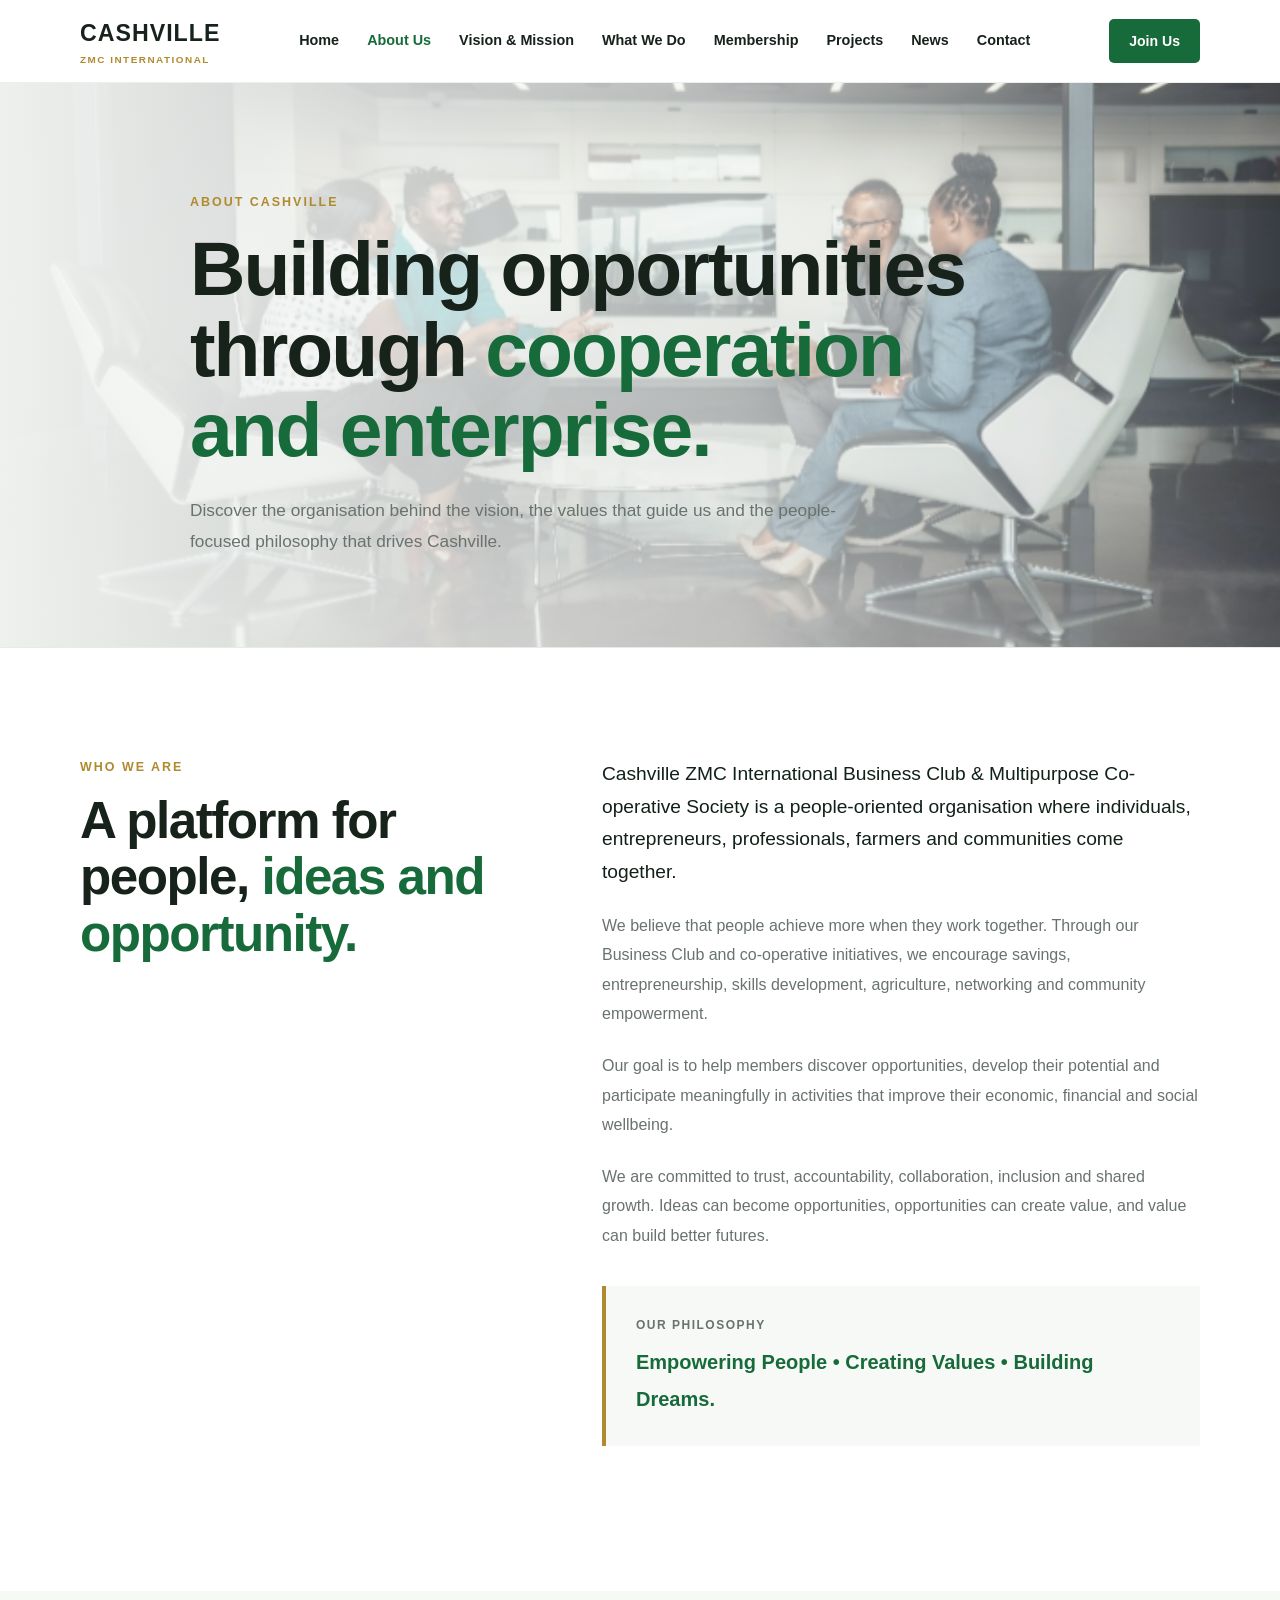
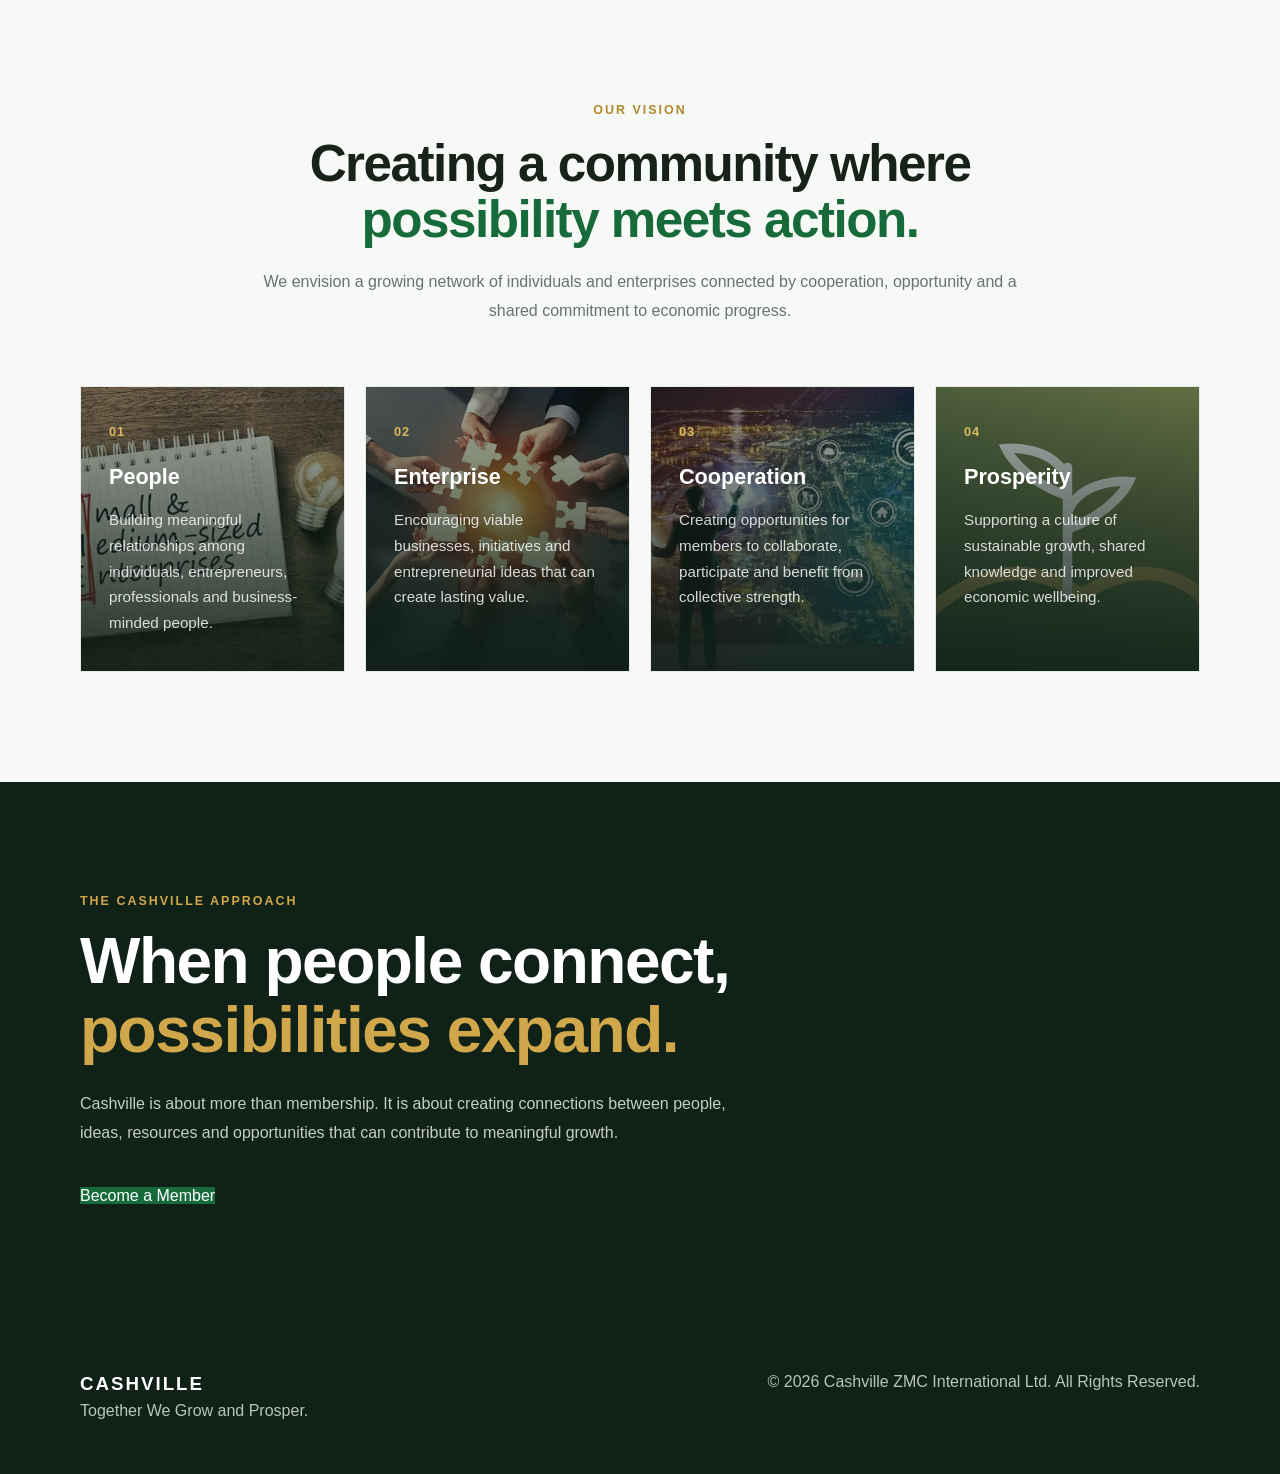
<file: about.html>
<!DOCTYPE html><html lang="en">
<head>
    <meta charset="UTF-8">
    <meta name="viewport" content="width=device-width, initial-scale=1.0"><title>About Us | Cashville ZMC International Ltd</title>

<meta name="description" content="Learn about Cashville ZMC International Business Club and Multipurpose Co-operative Society.">

<link rel="stylesheet" href="css/style.css">

</head><body class="page-about"><!-- ================================
     HEADER
================================= -->

<header class="site-header">
    <div class="container">

        <a href="index.html" class="logo">
            <span class="logo-main">CASHVILLE</span>
            <span class="logo-sub">ZMC INTERNATIONAL</span>
        </a>

        <button
            class="mobile-menu-toggle"
            type="button"
            aria-label="Open navigation"
            aria-expanded="false"
            aria-controls="main-navigation"
        >
            <span></span>
            <span></span>
            <span></span>
        </button>

        <nav class="main-nav" id="main-navigation">
            <a href="index.html">Home</a>
            <a href="about.html" class="active">About Us</a>
            <a href="vision-mission.html">Vision & Mission</a>
            <a href="services.html">What We Do</a>
            <a href="membership.html">Membership</a>
            <a href="projects.html">Projects</a>
            <a href="news.html">News</a>
            <a href="contact.html">Contact</a>
        </nav>

        <a href="membership.html" class="header-button">
            Join Us
        </a>

    </div>
</header>


<main>

    <!-- ================================
         PAGE HERO
    ================================= -->

    <section class="inner-page-hero">

        <div class="container">

            <p class="section-label">ABOUT CASHVILLE</p>

            <h1>
                Building opportunities through
                <span>cooperation and enterprise.</span>
            </h1>

            <p class="inner-page-intro">
                Discover the organisation behind the vision,
                the values that guide us and the people-focused
                philosophy that drives Cashville.
            </p>

        </div>

    </section>


    <!-- ================================
         WHO WE ARE
    ================================= -->

    <section class="about-main-section">

        <div class="container about-main-grid">

            <div class="about-main-heading">

                <p class="section-label">
                    WHO WE ARE
                </p>

                <h2>
                    A platform for people,
                    <span>ideas and opportunity.</span>
                </h2>

            </div>


            <div class="about-main-content">

                <p class="about-lead">Cashville ZMC International Business Club & Multipurpose Co-operative Society is a people-oriented organisation where individuals, entrepreneurs, professionals, farmers and communities come together.</p>

                <p>We believe that people achieve more when they work together. Through our Business Club and co-operative initiatives, we encourage savings, entrepreneurship, skills development, agriculture, networking and community empowerment.</p>

                <p>Our goal is to help members discover opportunities, develop their potential and participate meaningfully in activities that improve their economic, financial and social wellbeing.</p>

                <p>We are committed to trust, accountability, collaboration, inclusion and shared growth. Ideas can become opportunities, opportunities can create value, and value can build better futures.</p>

                <div class="about-highlight">

                    <span>OUR PHILOSOPHY</span>

                    <strong>
                        Empowering People • Creating Values • Building Dreams.
                    </strong>

                </div>

            </div>

        </div>

    </section>


    <!-- ================================
         OUR VISION
    ================================= -->

    <section class="about-values-section">

        <div class="container">

            <div class="section-heading-center">

                <p class="section-label">
                    OUR VISION
                </p>

                <h2>
                    Creating a community where
                    <span>possibility meets action.</span>
                </h2>

                <p>
                    We envision a growing network of individuals
                    and enterprises connected by cooperation,
                    opportunity and a shared commitment to
                    economic progress.
                </p>

            </div>


            <div class="about-values-grid">

                <article class="about-value-card">

                    <span class="value-number">01</span>

                    <h3>People</h3>

                    <p>
                        Building meaningful relationships among
                        individuals, entrepreneurs, professionals
                        and business-minded people.
                    </p>

                </article>


                <article class="about-value-card">

                    <span class="value-number">02</span>

                    <h3>Enterprise</h3>

                    <p>
                        Encouraging viable businesses, initiatives
                        and entrepreneurial ideas that can create
                        lasting value.
                    </p>

                </article>


                <article class="about-value-card">

                    <span class="value-number">03</span>

                    <h3>Cooperation</h3>

                    <p>
                        Creating opportunities for members to
                        collaborate, participate and benefit from
                        collective strength.
                    </p>

                </article>


                <article class="about-value-card">

                    <span class="value-number">04</span>

                    <h3>Prosperity</h3>

                    <p>
                        Supporting a culture of sustainable growth,
                        shared knowledge and improved economic
                        wellbeing.
                    </p>

                </article>

            </div>

        </div>

    </section>


    <!-- ================================
         CLOSING STATEMENT
    ================================= -->

    <section class="about-closing-section">

        <div class="container">

            <div class="about-closing">

                <p class="section-label">
                    THE CASHVILLE APPROACH
                </p>

                <h2>
                    When people connect,
                    <span>possibilities expand.</span>
                </h2>

                <p>
                    Cashville is about more than membership.
                    It is about creating connections between
                    people, ideas, resources and opportunities
                    that can contribute to meaningful growth.
                </p>

                <a href="membership.html" class="btn-primary">
                    Become a Member
                </a>

            </div>

        </div>

    </section>

</main>


<!-- ================================
     FOOTER
================================= -->

<footer class="site-footer">

    <div class="container">

        <div>

            <h3>CASHVILLE</h3>

            <p>
                Together We Grow and Prosper.
            </p>

        </div>

        <p>
            © 2026 Cashville ZMC International Ltd.
            All Rights Reserved.
        </p>

    </div>

</footer>


<script src="js/scripts.js"></script>

</body>
</html>
</file>
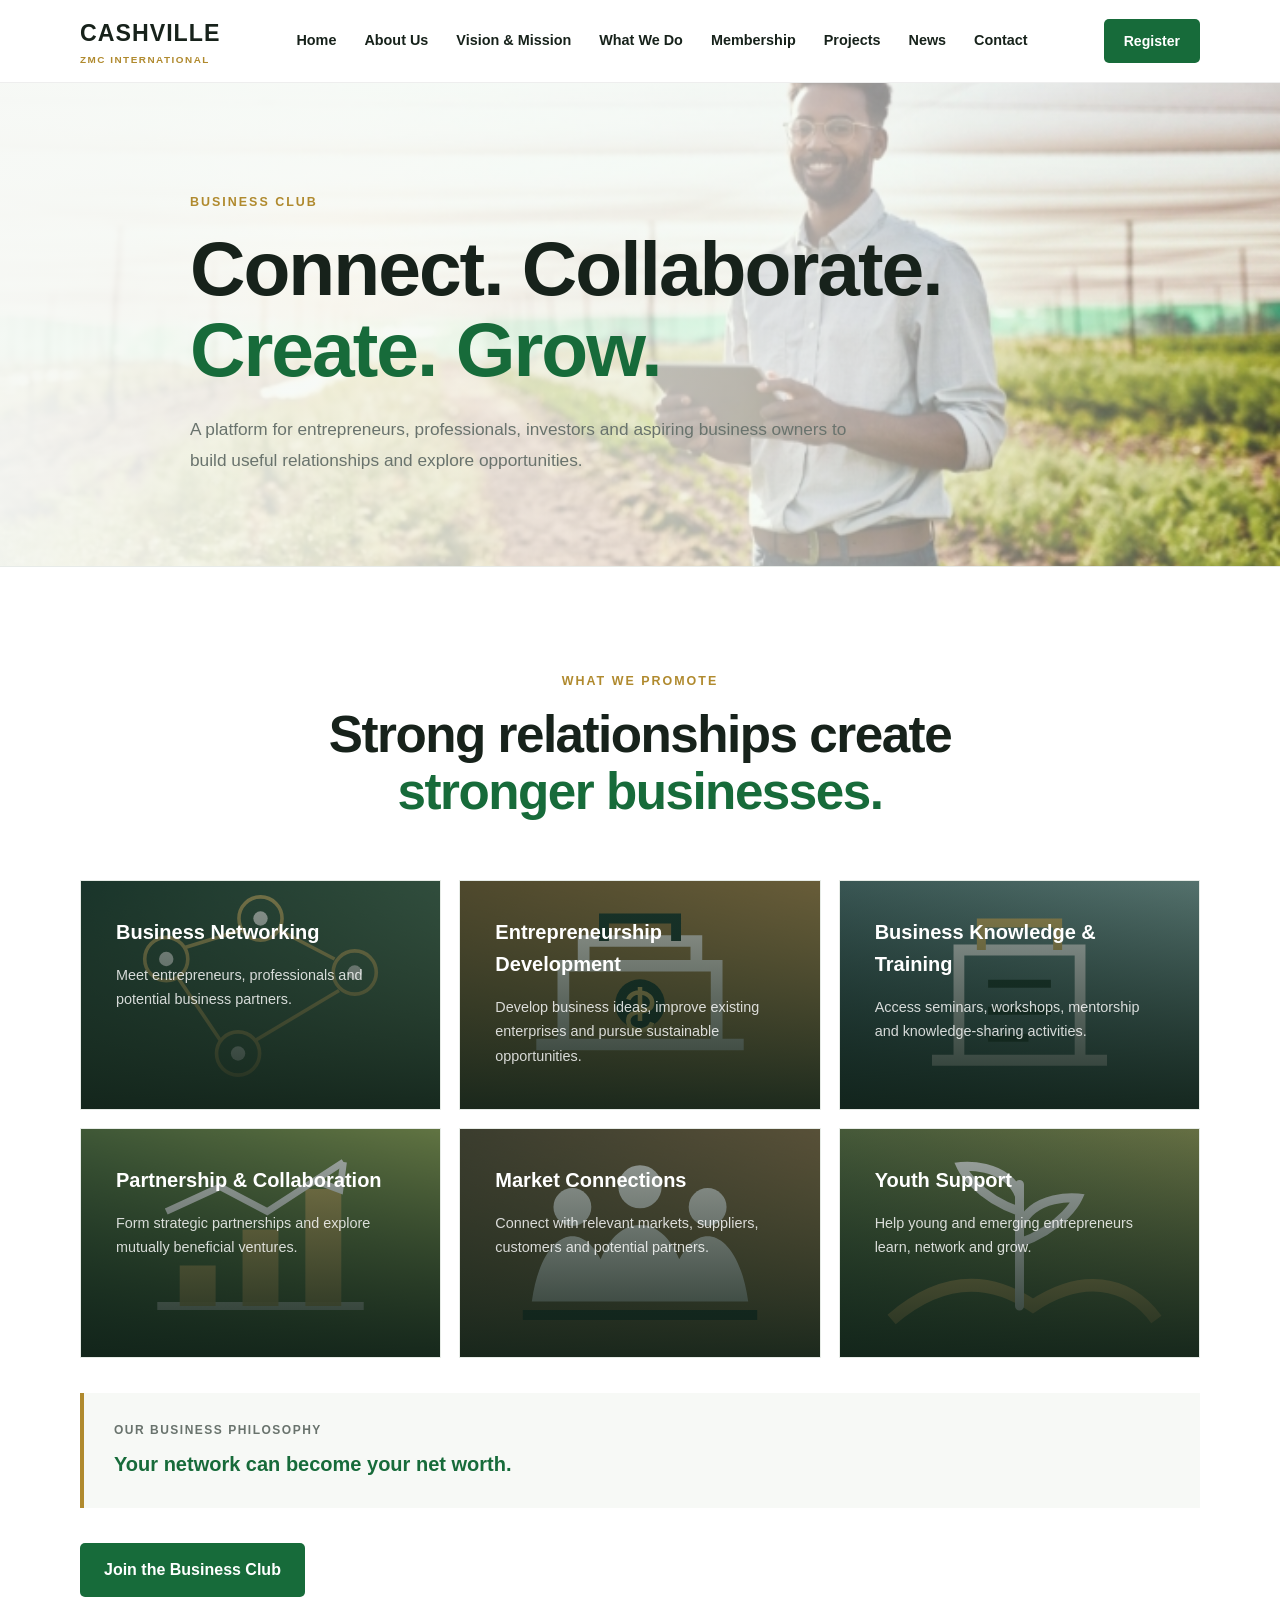
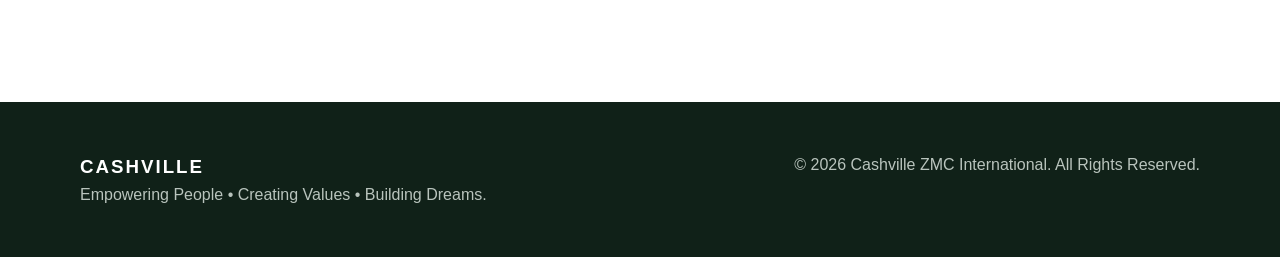
<file: business-club.html>
<!DOCTYPE html>
<html lang="en"><head><meta charset="UTF-8"><meta name="viewport" content="width=device-width, initial-scale=1.0"><title>Business Club | Cashville ZMC International</title><link rel="stylesheet" href="css/style.css"></head><body class="page-business-club">
<header class="site-header"><div class="container"><a href="index.html" class="logo"><span class="logo-main">CASHVILLE</span><span class="logo-sub">ZMC INTERNATIONAL</span></a><button class="mobile-menu-toggle" type="button" aria-label="Open navigation" aria-expanded="false" aria-controls="main-navigation"><span></span><span></span><span></span></button><nav class="main-nav" id="main-navigation"><a href="index.html">Home</a><a href="about.html">About Us</a><a href="vision-mission.html">Vision & Mission</a><a href="services.html">What We Do</a><a href="membership.html">Membership</a><a href="projects.html">Projects</a><a href="news.html">News</a><a href="contact.html">Contact</a></nav><a href="registration.html" class="header-button">Register</a></div></header>
<main><section class="inner-page-hero"><div class="container"><p class="section-label">BUSINESS CLUB</p><h1>Connect. Collaborate. <span>Create. Grow.</span></h1><p class="inner-page-intro">A platform for entrepreneurs, professionals, investors and aspiring business owners to build useful relationships and explore opportunities.</p></div></section><section class="content-section"><div class="container"><div class="section-heading-center"><p class="section-label">WHAT WE PROMOTE</p><h2>Strong relationships create <span>stronger businesses.</span></h2></div><div class="services-grid compact-grid"><article class="service-card"><h3>Business Networking</h3><p>Meet entrepreneurs, professionals and potential business partners.</p></article><article class="service-card"><h3>Entrepreneurship Development</h3><p>Develop business ideas, improve existing enterprises and pursue sustainable opportunities.</p></article><article class="service-card"><h3>Business Knowledge & Training</h3><p>Access seminars, workshops, mentorship and knowledge-sharing activities.</p></article><article class="service-card"><h3>Partnership & Collaboration</h3><p>Form strategic partnerships and explore mutually beneficial ventures.</p></article><article class="service-card"><h3>Market Connections</h3><p>Connect with relevant markets, suppliers, customers and potential partners.</p></article><article class="service-card"><h3>Youth Support</h3><p>Help young and emerging entrepreneurs learn, network and grow.</p></article></div><div class="about-highlight"><span>OUR BUSINESS PHILOSOPHY</span><strong>Your network can become your net worth.</strong></div><a href="registration.html" class="btn btn-primary">Join the Business Club</a></div></section></main>
<footer class="site-footer"><div class="container"><div><h3>CASHVILLE</h3><p>Empowering People • Creating Values • Building Dreams.</p></div><p>© 2026 Cashville ZMC International. All Rights Reserved.</p></div></footer><script src="js/scripts.js"></script></body></html>
</file>
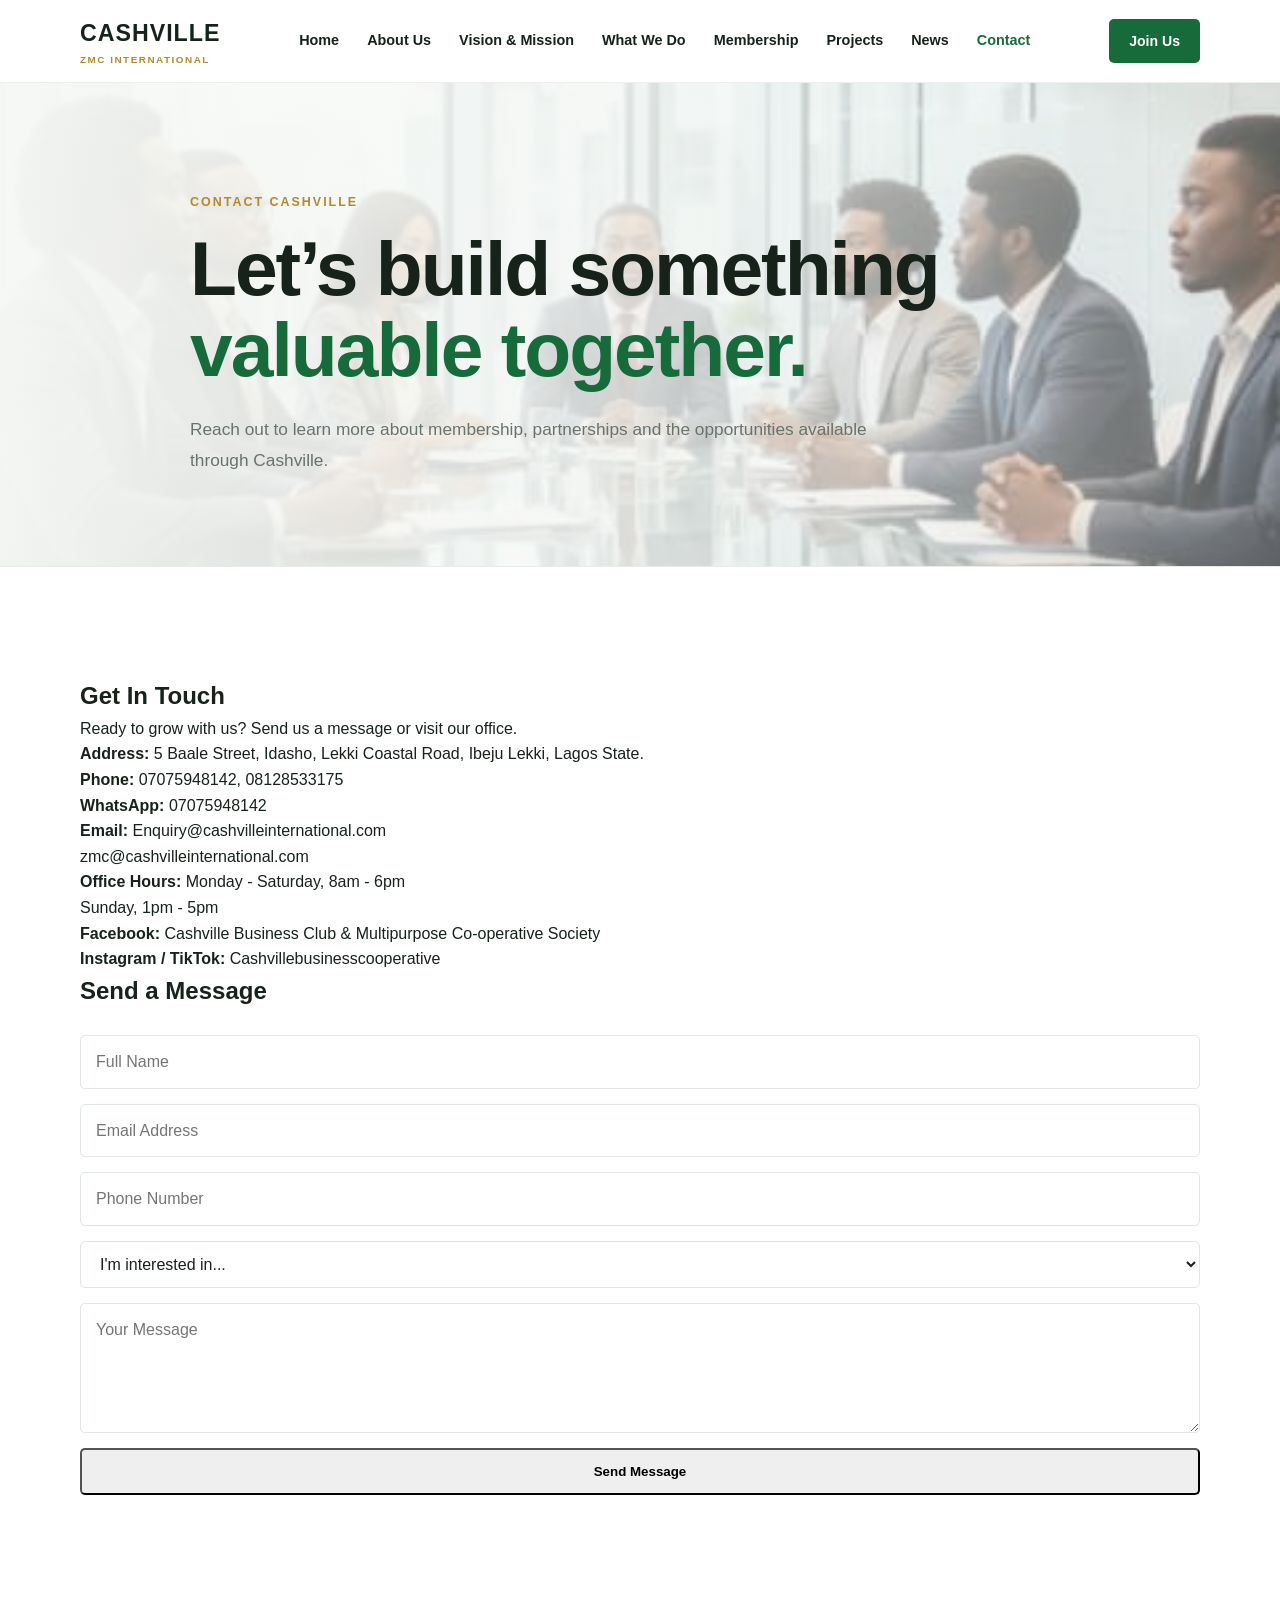
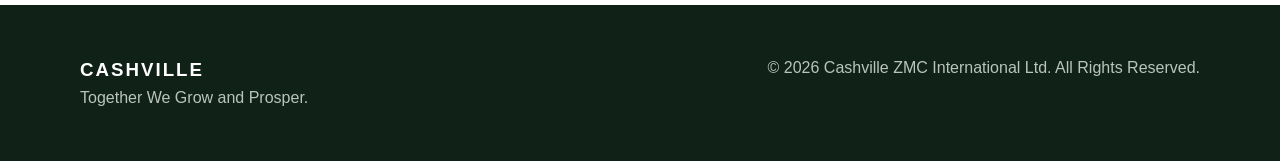
<file: contact.html>
<!DOCTYPE html>
<html lang="en">
<head>
  <meta charset="UTF-8">
  <meta name="viewport" content="width=device-width, initial-scale=1.0">
  <title>Contact | Cashville ZMC International Ltd</title>
  <link rel="stylesheet" href="css/style.css">
</head>
<body class="page-contact">
  <header class="site-header">
    <div class="container">
      <a href="index.html" class="logo"><span class="logo-main">CASHVILLE</span><span class="logo-sub">ZMC INTERNATIONAL</span></a>
      <button class="mobile-menu-toggle" type="button" aria-label="Open navigation" aria-expanded="false" aria-controls="main-navigation"><span></span><span></span><span></span></button>
      <nav class="main-nav" id="main-navigation">
        <a href="index.html">Home</a>
        <a href="about.html">About Us</a>
        <a href="vision-mission.html">Vision & Mission</a>
        <a href="services.html">What We Do</a>
        <a href="membership.html">Membership</a>
        <a href="projects.html">Projects</a>
        <a href="news.html">News</a>
        <a href="contact.html" class="active">Contact</a>
      </nav>
      <a href="membership.html" class="header-button">Join Us</a>
    </div>
  </header>

  <section class="inner-page-hero">
    <div class="container"><p class="section-label">CONTACT CASHVILLE</p><h1>Let’s build something <span>valuable together.</span></h1><p class="inner-page-intro">Reach out to learn more about membership, partnerships and the opportunities available through Cashville.</p></div>
  </section>

  <section class="about-main-section">
    <div class="container">
      <div class="grid-2">
        <div>
          <h2>Get In Touch</h2>
          <p>Ready to grow with us? Send us a message or visit our office.</p>
          <p><b>Address:</b> 5 Baale Street, Idasho, Lekki Coastal Road, Ibeju Lekki, Lagos State.</p>
          <p><b>Phone:</b> 07075948142, 08128533175</p>
          <p><b>WhatsApp:</b> 07075948142</p>
          <p><b>Email:</b> Enquiry@cashvilleinternational.com<br>zmc@cashvilleinternational.com</p>
          <p><b>Office Hours:</b> Monday - Saturday, 8am - 6pm<br>Sunday, 1pm - 5pm</p>
          <p><b>Facebook:</b> Cashville Business Club & Multipurpose Co-operative Society<br><b>Instagram / TikTok:</b> Cashvillebusinesscooperative</p>
        </div>
        <div>
          <h2>Send a Message</h2>
          <form class="contact-form">
            <input type="text" placeholder="Full Name" required>
            <input type="email" placeholder="Email Address" required>
            <input type="tel" placeholder="Phone Number">
            <select>
              <option>I'm interested in...</option>
              <option>Membership</option>
              <option>Investment</option>
              <option>Loan</option>
              <option>Partnership</option>
            </select>
            <textarea placeholder="Your Message" rows="4" required></textarea>
            <button type="submit" class="btn">Send Message</button>
          </form>
        </div>
      </div>
    </div>
  </section>

  <footer class="site-footer">
    <div class="container">
      <div><h3>CASHVILLE</h3><p>Together We Grow and Prosper.</p></div><p>© 2026 Cashville ZMC International Ltd. All Rights Reserved.</p>
    </div>
  </footer>
  <script src="js/scripts.js"></script>
</body>
</html>
</file>
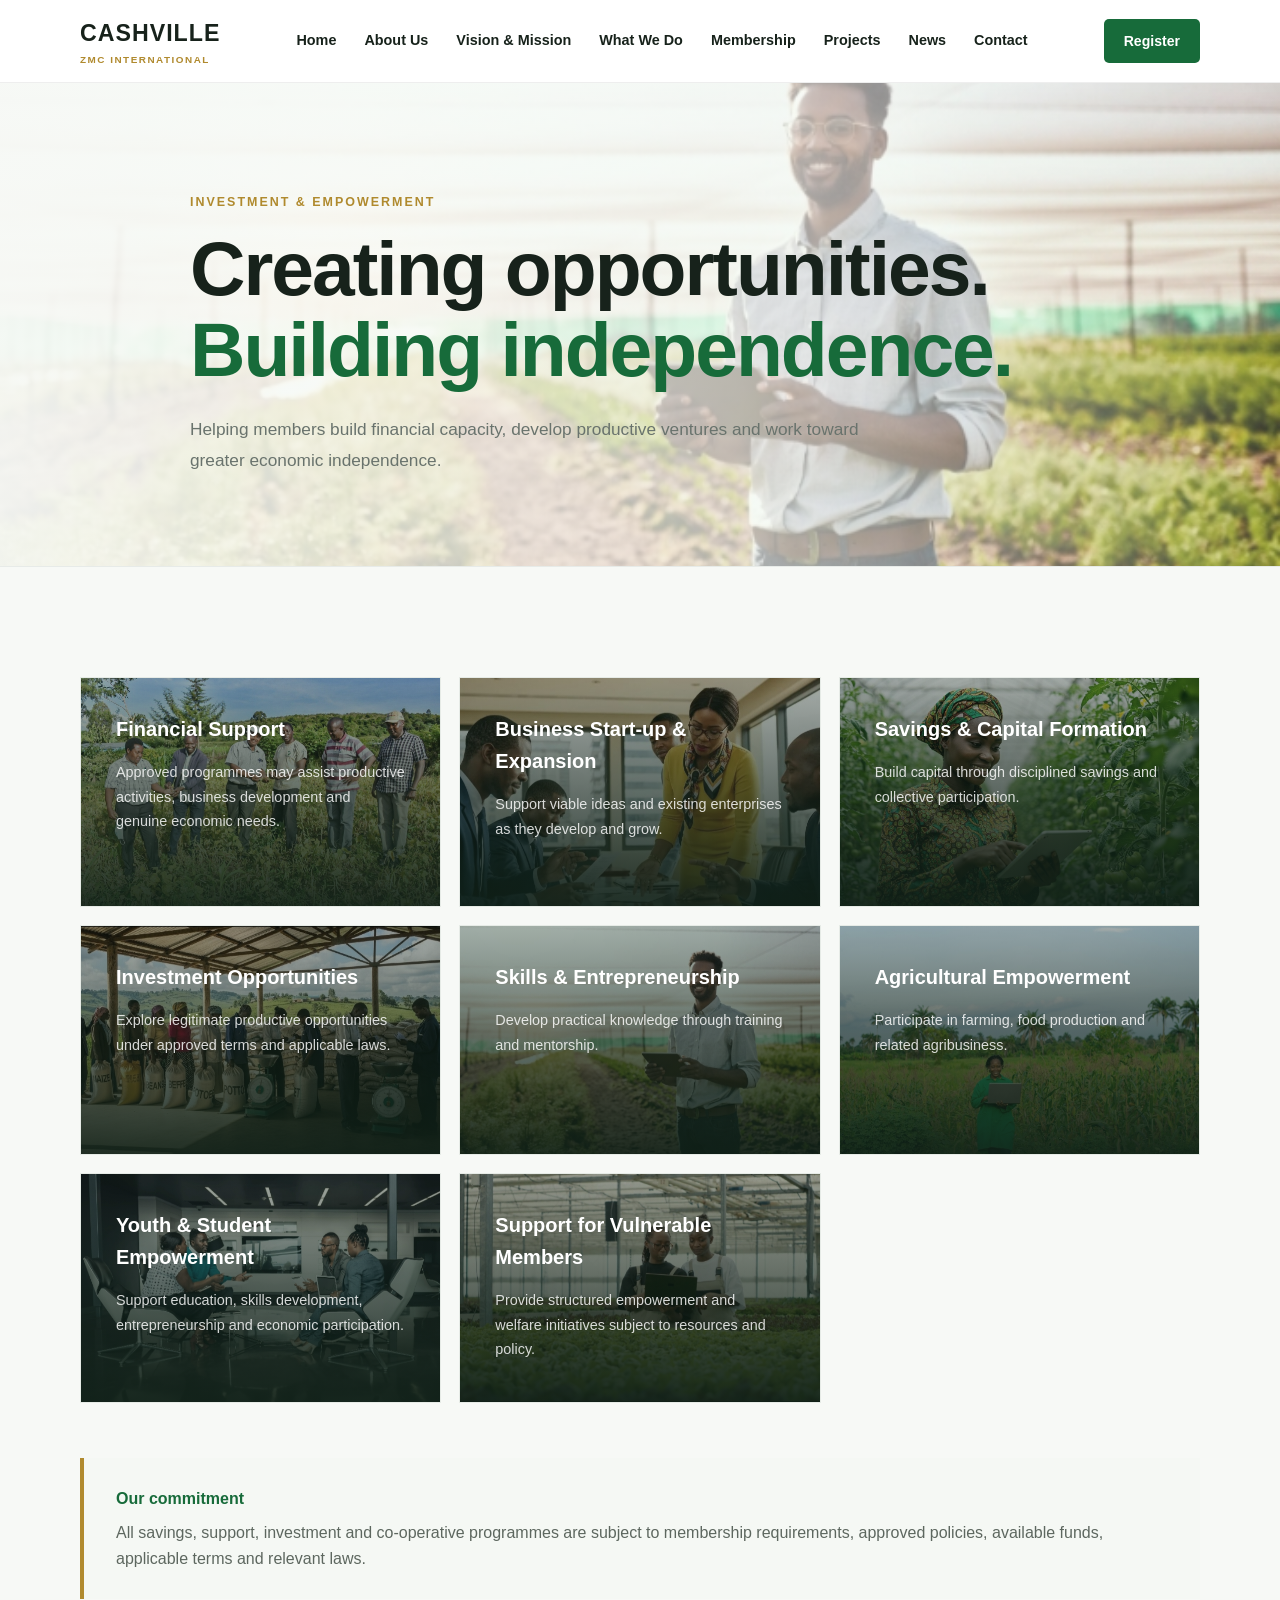
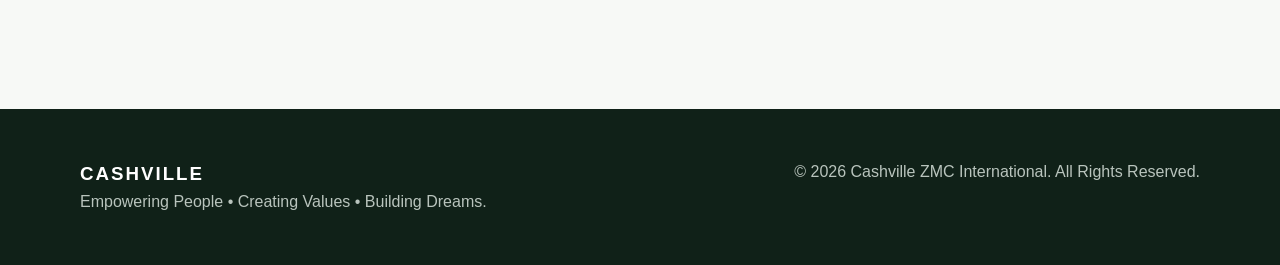
<file: investment.html>
<!DOCTYPE html>
<html lang="en"><head><meta charset="UTF-8"><meta name="viewport" content="width=device-width, initial-scale=1.0"><title>Investment & Empowerment | Cashville ZMC International</title><link rel="stylesheet" href="css/style.css"></head><body class="page-investment">
<header class="site-header"><div class="container"><a href="index.html" class="logo"><span class="logo-main">CASHVILLE</span><span class="logo-sub">ZMC INTERNATIONAL</span></a><button class="mobile-menu-toggle" type="button" aria-label="Open navigation" aria-expanded="false" aria-controls="main-navigation"><span></span><span></span><span></span></button><nav class="main-nav" id="main-navigation"><a href="index.html">Home</a><a href="about.html">About Us</a><a href="vision-mission.html">Vision & Mission</a><a href="services.html">What We Do</a><a href="membership.html">Membership</a><a href="projects.html">Projects</a><a href="news.html">News</a><a href="contact.html">Contact</a></nav><a href="registration.html" class="header-button">Register</a></div></header>
<main><section class="inner-page-hero"><div class="container"><p class="section-label">INVESTMENT & EMPOWERMENT</p><h1>Creating opportunities. <span>Building independence.</span></h1><p class="inner-page-intro">Helping members build financial capacity, develop productive ventures and work toward greater economic independence.</p></div></section><section class="services-preview"><div class="container"><div class="services-grid compact-grid"><article class="service-card"><h3>Financial Support</h3><p>Approved programmes may assist productive activities, business development and genuine economic needs.</p></article><article class="service-card"><h3>Business Start-up & Expansion</h3><p>Support viable ideas and existing enterprises as they develop and grow.</p></article><article class="service-card"><h3>Savings & Capital Formation</h3><p>Build capital through disciplined savings and collective participation.</p></article><article class="service-card"><h3>Investment Opportunities</h3><p>Explore legitimate productive opportunities under approved terms and applicable laws.</p></article><article class="service-card"><h3>Skills & Entrepreneurship</h3><p>Develop practical knowledge through training and mentorship.</p></article><article class="service-card"><h3>Agricultural Empowerment</h3><p>Participate in farming, food production and related agribusiness.</p></article><article class="service-card"><h3>Youth & Student Empowerment</h3><p>Support education, skills development, entrepreneurship and economic participation.</p></article><article class="service-card"><h3>Support for Vulnerable Members</h3><p>Provide structured empowerment and welfare initiatives subject to resources and policy.</p></article></div><div class="notice-box"><strong>Our commitment</strong><p>All savings, support, investment and co-operative programmes are subject to membership requirements, approved policies, available funds, applicable terms and relevant laws.</p></div></div></section></main>
<footer class="site-footer"><div class="container"><div><h3>CASHVILLE</h3><p>Empowering People • Creating Values • Building Dreams.</p></div><p>© 2026 Cashville ZMC International. All Rights Reserved.</p></div></footer><script src="js/scripts.js"></script></body></html>
</file>
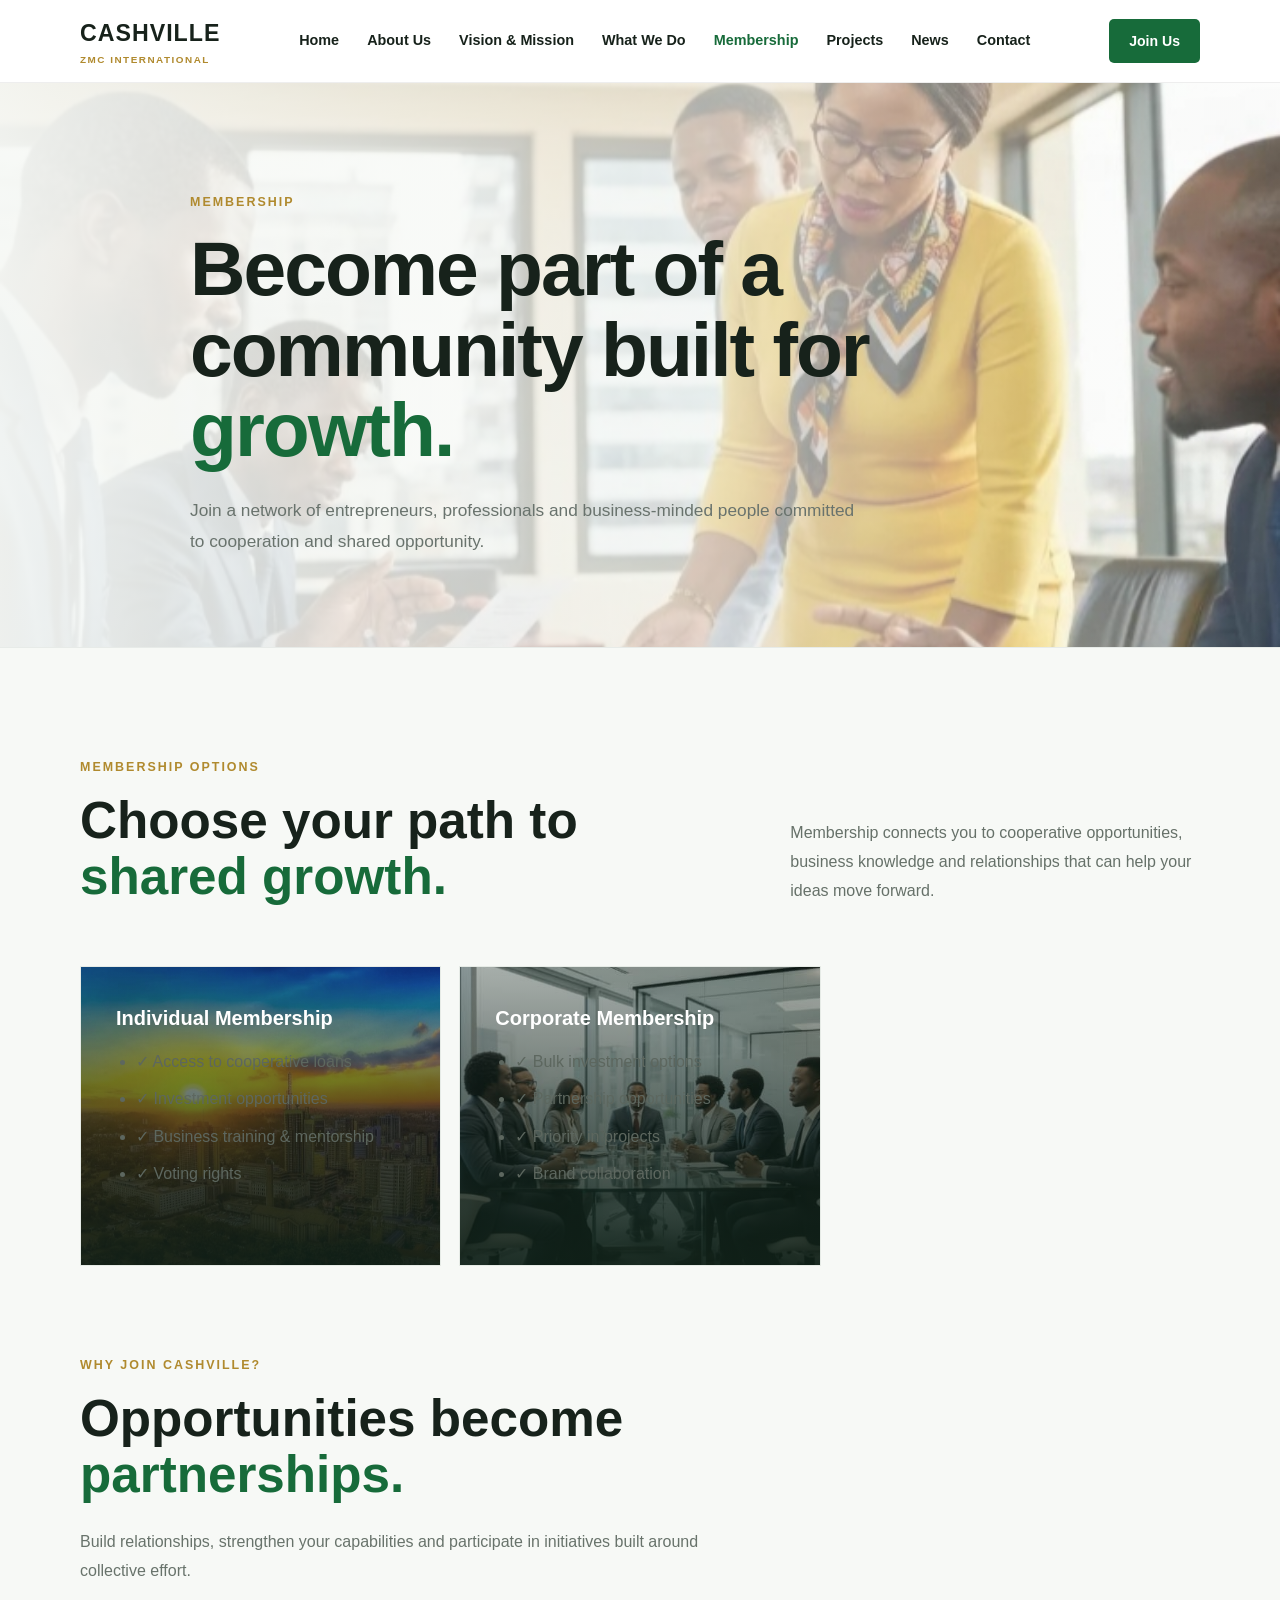
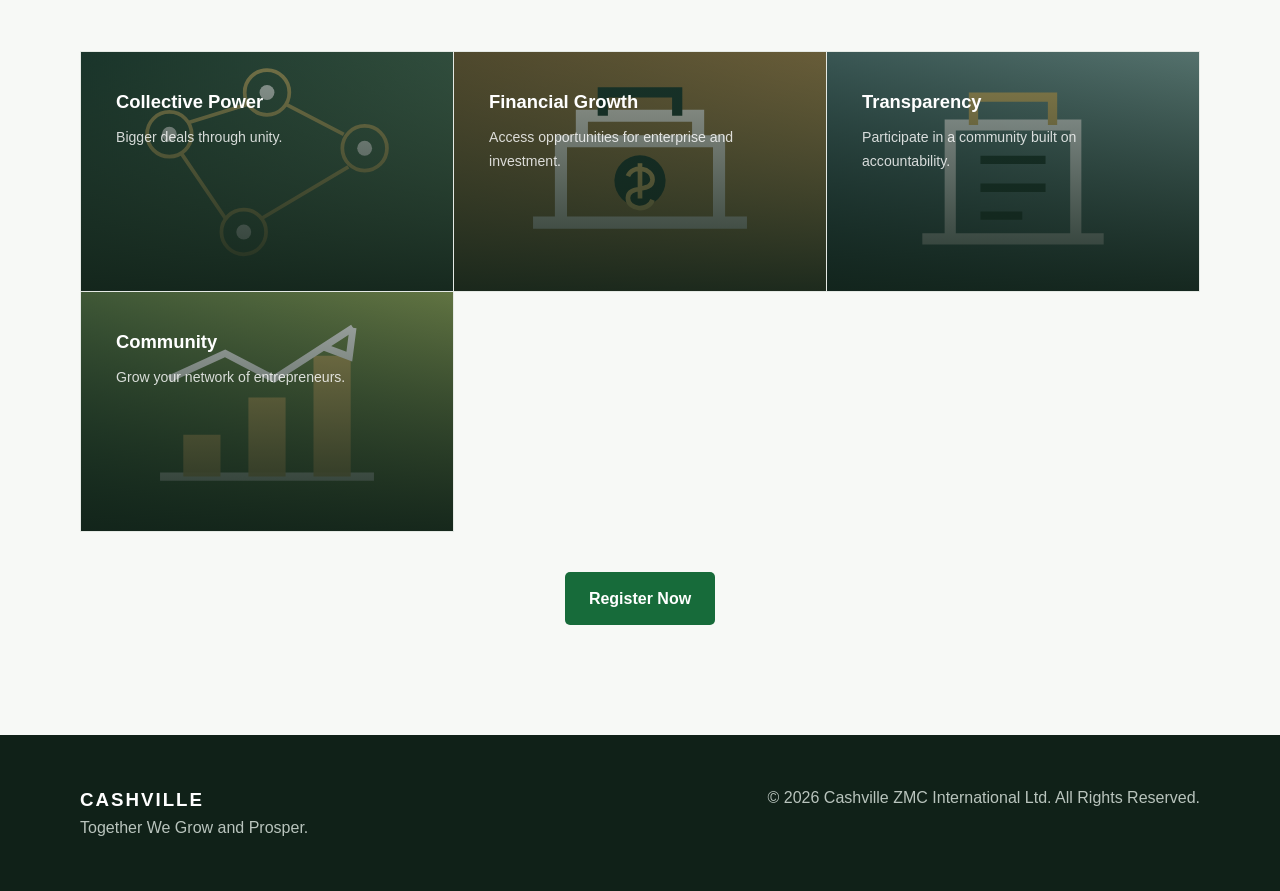
<file: membership.html>
<!DOCTYPE html>
<html lang="en">
<head>
  <meta charset="UTF-8">
  <meta name="viewport" content="width=device-width, initial-scale=1.0">
  <title>Membership | Cashville ZMC International</title>
  <link rel="stylesheet" href="css/style.css">
</head>
<body class="page-membership">
  <header class="site-header">
    <div class="container">
      <a href="index.html" class="logo"><span class="logo-main">CASHVILLE</span><span class="logo-sub">ZMC INTERNATIONAL</span></a>
      <button class="mobile-menu-toggle" type="button" aria-label="Open navigation" aria-expanded="false" aria-controls="main-navigation"><span></span><span></span><span></span></button>
      <nav class="main-nav" id="main-navigation">
        <a href="index.html">Home</a>
        <a href="about.html">About Us</a>
        <a href="vision-mission.html">Vision & Mission</a>
        <a href="services.html">What We Do</a>
        <a href="membership.html" class="active">Membership</a>
        <a href="projects.html">Projects</a>
        <a href="news.html">News</a>
        <a href="contact.html">Contact</a>
      </nav>
      <a href="membership.html" class="header-button">Join Us</a>
    </div>
  </header>

  <section class="inner-page-hero">
    <div class="container"><p class="section-label">MEMBERSHIP</p><h1>Become part of a community built for <span>growth.</span></h1><p class="inner-page-intro">Join a network of entrepreneurs, professionals and business-minded people committed to cooperation and shared opportunity.</p></div>
  </section>

  <section class="membership-section">
    <div class="container">
      <div class="services-header"><div><p class="section-label">MEMBERSHIP OPTIONS</p><h2>Choose your path to <span>shared growth.</span></h2></div><p>Membership connects you to cooperative opportunities, business knowledge and relationships that can help your ideas move forward.</p></div>
      <div class="services-grid">
        <article class="service-card">
          <h3>Individual Membership</h3>
          <ul class="list">
            <li>✓ Access to cooperative loans</li>
            <li>✓ Investment opportunities</li>
            <li>✓ Business training & mentorship</li>
            <li>✓ Voting rights</li>
          </ul>
        </article><article class="service-card">
          <h3>Corporate Membership</h3>
          <ul class="list">
            <li>✓ Bulk investment options</li>
            <li>✓ Partnership opportunities</li>
            <li>✓ Priority in projects</li>
            <li>✓ Brand collaboration</li>
          </ul>
        </article>
      </div>

      <div class="why-heading" style="margin-top: 90px;"><p class="section-label">WHY JOIN CASHVILLE?</p><h2>Opportunities become <span>partnerships.</span></h2><p>Build relationships, strengthen your capabilities and participate in initiatives built around collective effort.</p></div>
      <div class="why-grid"><div class="why-card"><h3>Collective Power</h3><p>Bigger deals through unity.</p></div><div class="why-card"><h3>Financial Growth</h3><p>Access opportunities for enterprise and investment.</p></div><div class="why-card"><h3>Transparency</h3><p>Participate in a community built on accountability.</p></div><div class="why-card"><h3>Community</h3><p>Grow your network of entrepreneurs.</p></div></div>
      <div style="text-align:center; margin-top:40px;"><a href="registration.html" class="btn btn-primary">Register Now</a></div>
    </div>
  </section>

  <footer class="site-footer">
    <div class="container">
      <div><h3>CASHVILLE</h3><p>Together We Grow and Prosper.</p></div><p>© 2026 Cashville ZMC International Ltd. All Rights Reserved.</p>
    </div>
  </footer>
  <script src="js/scripts.js"></script>
</body>
</html>
</file>
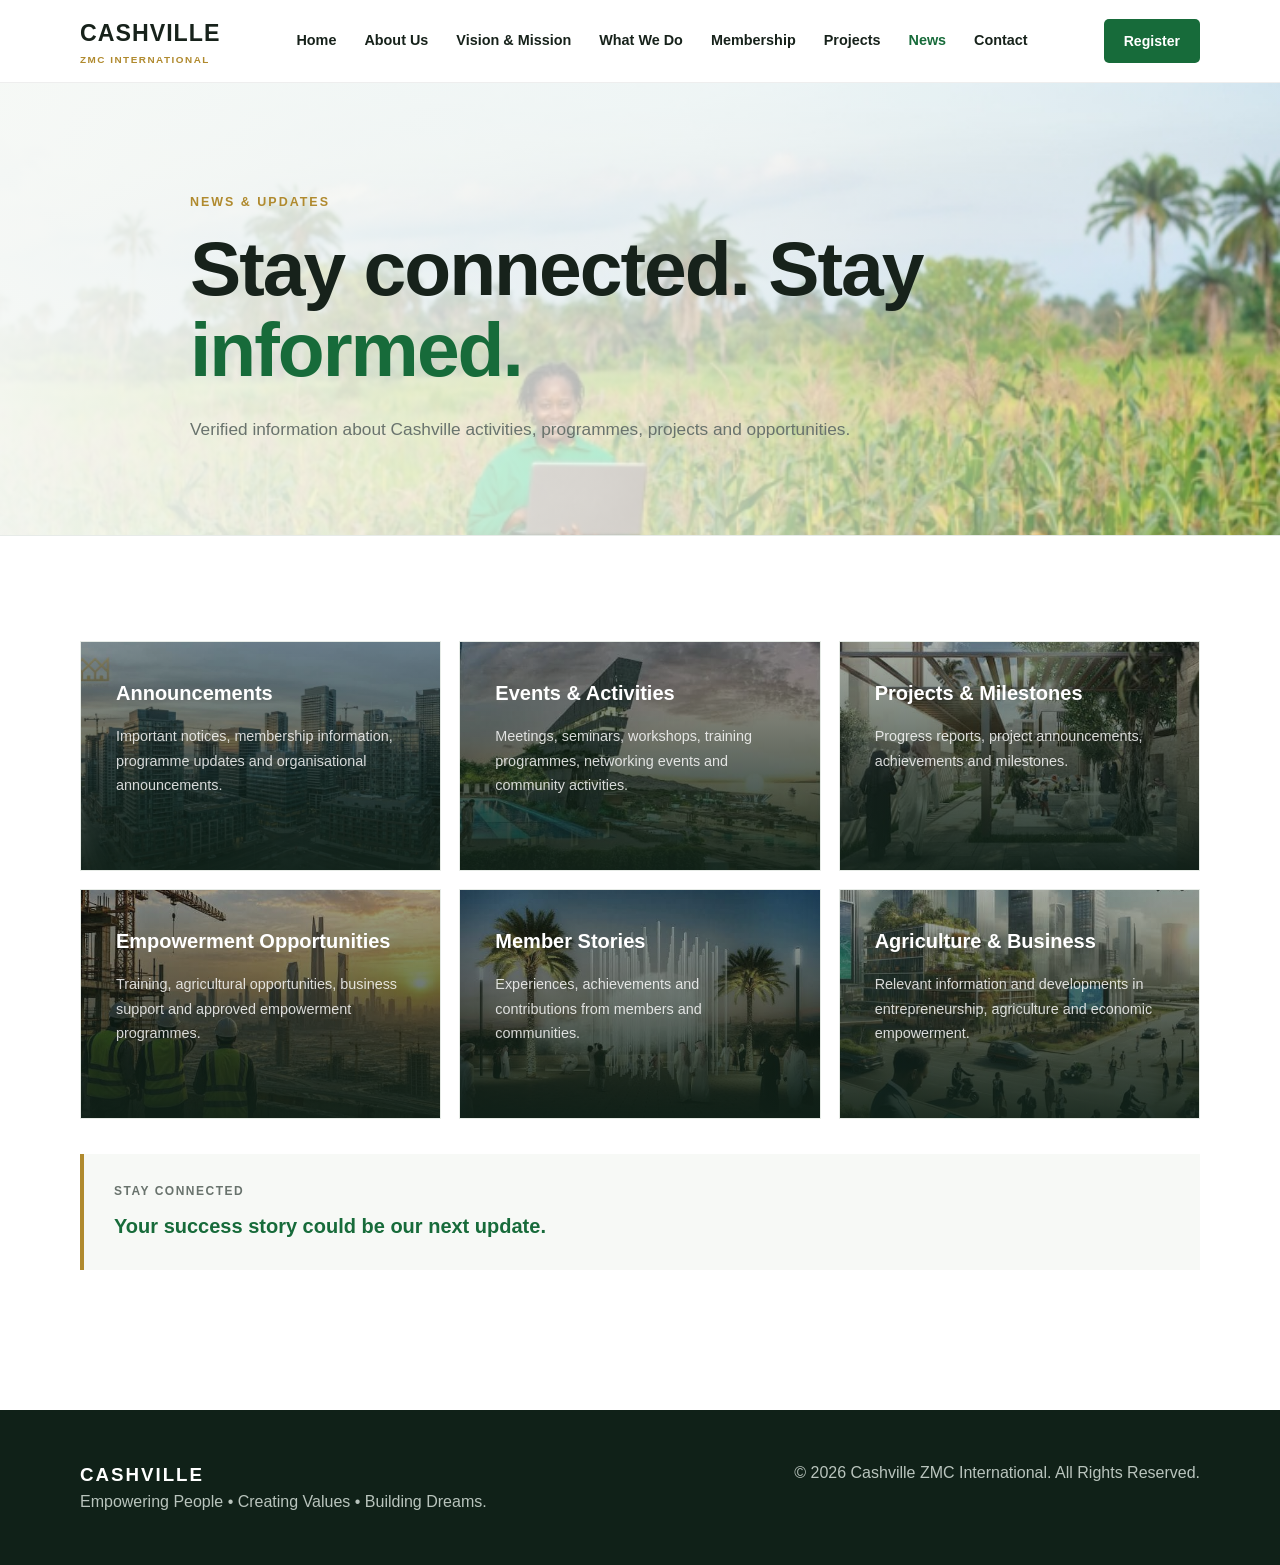
<file: news.html>
<!DOCTYPE html>
<html lang="en"><head><meta charset="UTF-8"><meta name="viewport" content="width=device-width, initial-scale=1.0"><title>News & Updates | Cashville ZMC International</title><link rel="stylesheet" href="css/style.css"></head><body class="page-news">
<header class="site-header"><div class="container"><a href="index.html" class="logo"><span class="logo-main">CASHVILLE</span><span class="logo-sub">ZMC INTERNATIONAL</span></a><button class="mobile-menu-toggle" type="button" aria-label="Open navigation" aria-expanded="false" aria-controls="main-navigation"><span></span><span></span><span></span></button><nav class="main-nav" id="main-navigation"><a href="index.html">Home</a><a href="about.html">About Us</a><a href="vision-mission.html">Vision & Mission</a><a href="services.html">What We Do</a><a href="membership.html">Membership</a><a href="projects.html">Projects</a><a href="news.html" class="active">News</a><a href="contact.html">Contact</a></nav><a href="registration.html" class="header-button">Register</a></div></header>
<main><section class="inner-page-hero"><div class="container"><p class="section-label">NEWS & UPDATES</p><h1>Stay connected. Stay <span>informed.</span></h1><p class="inner-page-intro">Verified information about Cashville activities, programmes, projects and opportunities.</p></div></section><section class="content-section"><div class="container"><div class="services-grid compact-grid"><article class="service-card"><h3>Announcements</h3><p>Important notices, membership information, programme updates and organisational announcements.</p></article><article class="service-card"><h3>Events & Activities</h3><p>Meetings, seminars, workshops, training programmes, networking events and community activities.</p></article><article class="service-card"><h3>Projects & Milestones</h3><p>Progress reports, project announcements, achievements and milestones.</p></article><article class="service-card"><h3>Empowerment Opportunities</h3><p>Training, agricultural opportunities, business support and approved empowerment programmes.</p></article><article class="service-card"><h3>Member Stories</h3><p>Experiences, achievements and contributions from members and communities.</p></article><article class="service-card"><h3>Agriculture & Business</h3><p>Relevant information and developments in entrepreneurship, agriculture and economic empowerment.</p></article></div><div class="about-highlight"><span>STAY CONNECTED</span><strong>Your success story could be our next update.</strong></div></div></section></main>
<footer class="site-footer"><div class="container"><div><h3>CASHVILLE</h3><p>Empowering People • Creating Values • Building Dreams.</p></div><p>© 2026 Cashville ZMC International. All Rights Reserved.</p></div></footer><script src="js/scripts.js"></script></body></html>
</file>
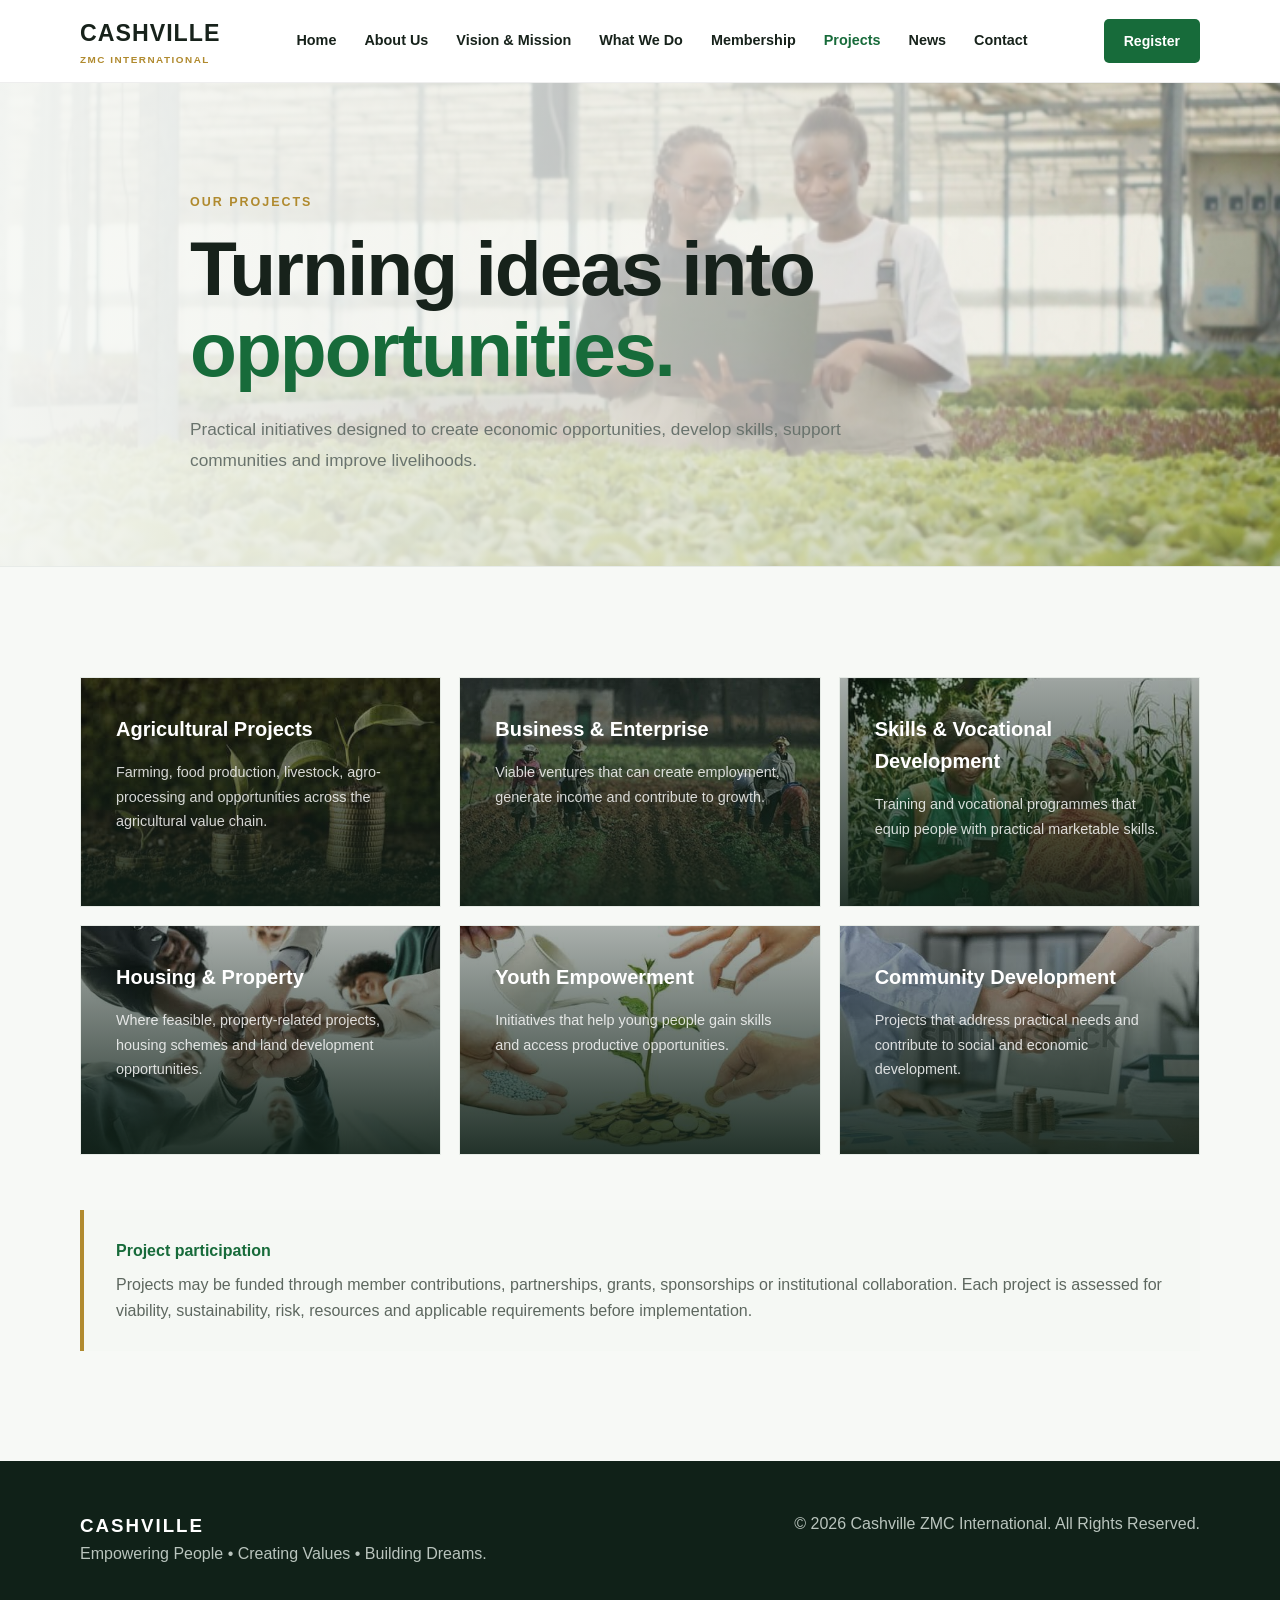
<file: projects.html>
<!DOCTYPE html>
<html lang="en"><head><meta charset="UTF-8"><meta name="viewport" content="width=device-width, initial-scale=1.0"><title>Projects | Cashville ZMC International</title><link rel="stylesheet" href="css/style.css"></head><body class="page-projects">
<header class="site-header"><div class="container"><a href="index.html" class="logo"><span class="logo-main">CASHVILLE</span><span class="logo-sub">ZMC INTERNATIONAL</span></a><button class="mobile-menu-toggle" type="button" aria-label="Open navigation" aria-expanded="false" aria-controls="main-navigation"><span></span><span></span><span></span></button><nav class="main-nav" id="main-navigation"><a href="index.html">Home</a><a href="about.html">About Us</a><a href="vision-mission.html">Vision & Mission</a><a href="services.html">What We Do</a><a href="membership.html">Membership</a><a href="projects.html" class="active">Projects</a><a href="news.html">News</a><a href="contact.html">Contact</a></nav><a href="registration.html" class="header-button">Register</a></div></header>
<main><section class="inner-page-hero"><div class="container"><p class="section-label">OUR PROJECTS</p><h1>Turning ideas into <span>opportunities.</span></h1><p class="inner-page-intro">Practical initiatives designed to create economic opportunities, develop skills, support communities and improve livelihoods.</p></div></section><section class="services-preview"><div class="container"><div class="services-grid compact-grid"><article class="service-card"><h3>Agricultural Projects</h3><p>Farming, food production, livestock, agro-processing and opportunities across the agricultural value chain.</p></article><article class="service-card"><h3>Business & Enterprise</h3><p>Viable ventures that can create employment, generate income and contribute to growth.</p></article><article class="service-card"><h3>Skills & Vocational Development</h3><p>Training and vocational programmes that equip people with practical marketable skills.</p></article><article class="service-card"><h3>Housing & Property</h3><p>Where feasible, property-related projects, housing schemes and land development opportunities.</p></article><article class="service-card"><h3>Youth Empowerment</h3><p>Initiatives that help young people gain skills and access productive opportunities.</p></article><article class="service-card"><h3>Community Development</h3><p>Projects that address practical needs and contribute to social and economic development.</p></article></div><div class="notice-box"><strong>Project participation</strong><p>Projects may be funded through member contributions, partnerships, grants, sponsorships or institutional collaboration. Each project is assessed for viability, sustainability, risk, resources and applicable requirements before implementation.</p></div></div></section></main>
<footer class="site-footer"><div class="container"><div><h3>CASHVILLE</h3><p>Empowering People • Creating Values • Building Dreams.</p></div><p>© 2026 Cashville ZMC International. All Rights Reserved.</p></div></footer><script src="js/scripts.js"></script></body></html>
</file>
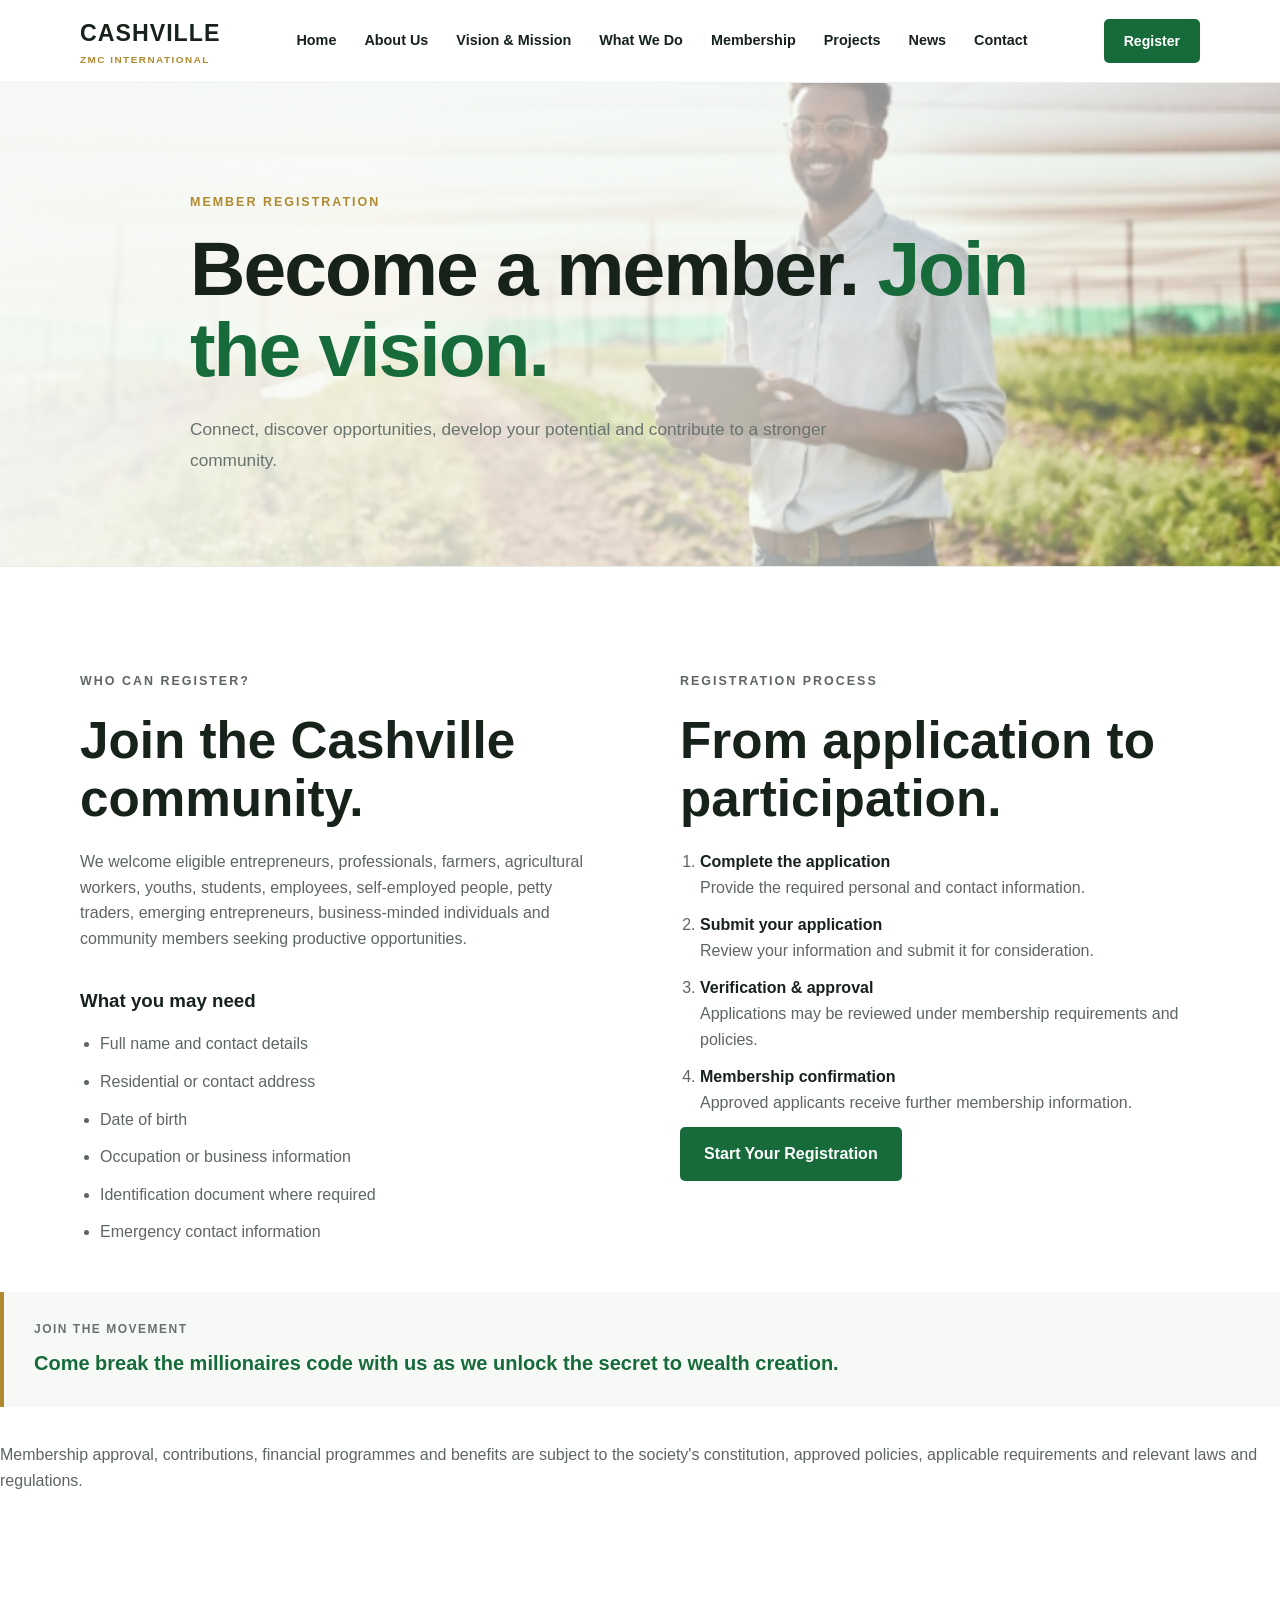
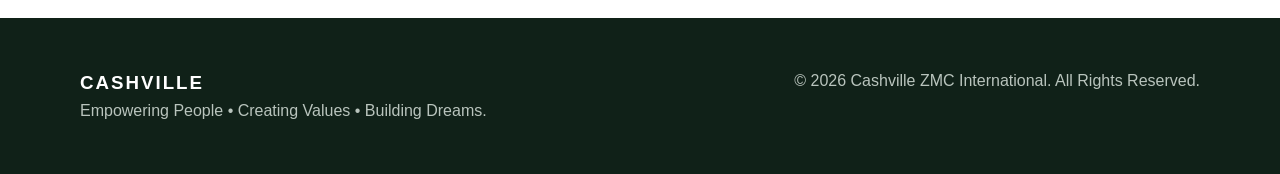
<file: registration.html>
<!DOCTYPE html>
<html lang="en"><head><meta charset="UTF-8"><meta name="viewport" content="width=device-width, initial-scale=1.0"><title>Member Registration | Cashville ZMC International</title><link rel="stylesheet" href="css/style.css"></head><body class="page-registration">
<header class="site-header"><div class="container"><a href="index.html" class="logo"><span class="logo-main">CASHVILLE</span><span class="logo-sub">ZMC INTERNATIONAL</span></a><button class="mobile-menu-toggle" type="button" aria-label="Open navigation" aria-expanded="false" aria-controls="main-navigation"><span></span><span></span><span></span></button><nav class="main-nav" id="main-navigation"><a href="index.html">Home</a><a href="about.html">About Us</a><a href="vision-mission.html">Vision & Mission</a><a href="services.html">What We Do</a><a href="membership.html">Membership</a><a href="projects.html">Projects</a><a href="news.html">News</a><a href="contact.html">Contact</a></nav><a href="registration.html" class="header-button active">Register</a></div></header>
<main><section class="inner-page-hero"><div class="container"><p class="section-label">MEMBER REGISTRATION</p><h1>Become a member. <span>Join the vision.</span></h1><p class="inner-page-intro">Connect, discover opportunities, develop your potential and contribute to a stronger community.</p></div></section><section class="content-section"><div class="container prose-grid"><article><p class="section-label">WHO CAN REGISTER?</p><h2>Join the Cashville community.</h2><p>We welcome eligible entrepreneurs, professionals, farmers, agricultural workers, youths, students, employees, self-employed people, petty traders, emerging entrepreneurs, business-minded individuals and community members seeking productive opportunities.</p><h3>What you may need</h3><ul class="list"><li>Full name and contact details</li><li>Residential or contact address</li><li>Date of birth</li><li>Occupation or business information</li><li>Identification document where required</li><li>Emergency contact information</li></ul></article><article><p class="section-label">REGISTRATION PROCESS</p><h2>From application to participation.</h2><ol class="steps"><li><strong>Complete the application</strong><span>Provide the required personal and contact information.</span></li><li><strong>Submit your application</strong><span>Review your information and submit it for consideration.</span></li><li><strong>Verification & approval</strong><span>Applications may be reviewed under membership requirements and policies.</span></li><li><strong>Membership confirmation</strong><span>Approved applicants receive further membership information.</span></li></ol><a href="contact.html" class="btn btn-primary">Start Your Registration</a></article></div><div class="about-highlight"><span>JOIN THE MOVEMENT</span><strong>Come break the millionaires code with us as we unlock the secret to wealth creation.</strong></div><p class="fine-print">Membership approval, contributions, financial programmes and benefits are subject to the society's constitution, approved policies, applicable requirements and relevant laws and regulations.</p></div></section></main>
<footer class="site-footer"><div class="container"><div><h3>CASHVILLE</h3><p>Empowering People • Creating Values • Building Dreams.</p></div><p>© 2026 Cashville ZMC International. All Rights Reserved.</p></div></footer><script src="js/scripts.js"></script></body></html>
</file>
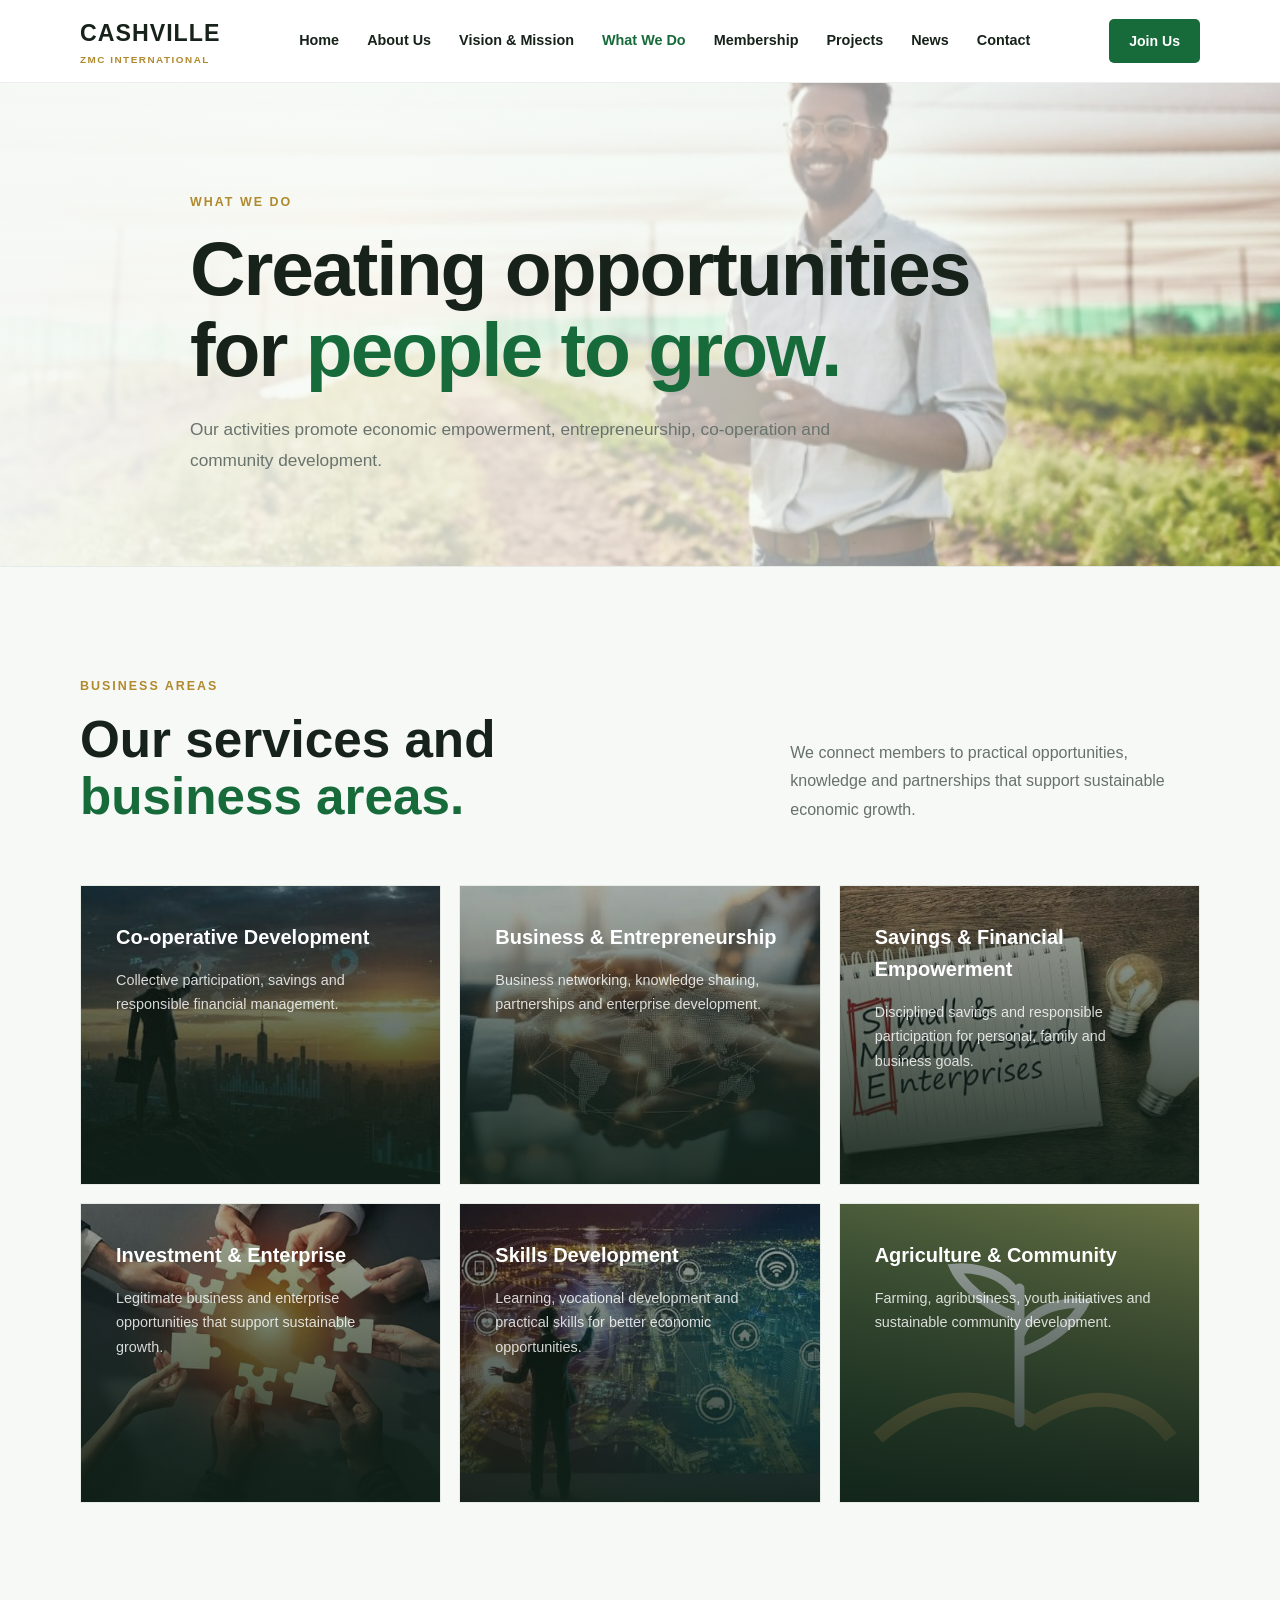
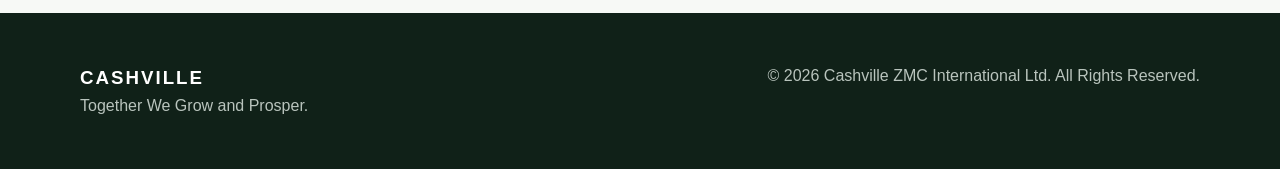
<file: services.html>
<!DOCTYPE html>
<html lang="en">
<head>
  <meta charset="UTF-8">
  <meta name="viewport" content="width=device-width, initial-scale=1.0">
  <title>What We Do | Cashville ZMC International</title>
  <link rel="stylesheet" href="css/style.css">
</head>
<body class="page-services">
  <header class="site-header">
    <div class="container">
      <a href="index.html" class="logo"><span class="logo-main">CASHVILLE</span><span class="logo-sub">ZMC INTERNATIONAL</span></a>
      <button class="mobile-menu-toggle" type="button" aria-label="Open navigation" aria-expanded="false" aria-controls="main-navigation"><span></span><span></span><span></span></button>
      <nav class="main-nav" id="main-navigation">
        <a href="index.html">Home</a>
        <a href="about.html">About Us</a>
        <a href="vision-mission.html">Vision & Mission</a>
        <a href="services.html" class="active">What We Do</a>
        <a href="membership.html">Membership</a>
        <a href="projects.html">Projects</a>
        <a href="news.html">News</a>
        <a href="contact.html">Contact</a>
      </nav>
      <a href="membership.html" class="header-button">Join Us</a>
    </div>
  </header>

  <section class="inner-page-hero">
    <div class="container"><p class="section-label">WHAT WE DO</p><h1>Creating opportunities for <span>people to grow.</span></h1><p class="inner-page-intro">Our activities promote economic empowerment, entrepreneurship, co-operation and community development.</p></div>
  </section>

  <section class="services-preview">
    <div class="container">
      <div class="services-header"><div><p class="section-label">BUSINESS AREAS</p><h2>Our services and <span>business areas.</span></h2></div><p>We connect members to practical opportunities, knowledge and partnerships that support sustainable economic growth.</p></div>
      <div class="services-grid">
        <article class="service-card">
          <h3>Co-operative Development</h3>
          <p>Collective participation, savings and responsible financial management.</p>
        </article><article class="service-card">
          <h3>Business & Entrepreneurship</h3>
          <p>Business networking, knowledge sharing, partnerships and enterprise development.</p>
        </article><article class="service-card">
          <h3>Savings & Financial Empowerment</h3>
          <p>Disciplined savings and responsible participation for personal, family and business goals.</p>
        </article><article class="service-card">
          <h3>Investment & Enterprise</h3>
          <p>Legitimate business and enterprise opportunities that support sustainable growth.</p>
        </article><article class="service-card">
          <h3>Skills Development</h3>
          <p>Learning, vocational development and practical skills for better economic opportunities.</p>
        </article><article class="service-card">
          <h3>Agriculture & Community</h3>
          <p>Farming, agribusiness, youth initiatives and sustainable community development.</p>
        </article>
      </div>
    </div>
  </section>

  <footer class="site-footer">
    <div class="container">
      <div><h3>CASHVILLE</h3><p>Together We Grow and Prosper.</p></div><p>© 2026 Cashville ZMC International Ltd. All Rights Reserved.</p>
    </div>
  </footer>
  <script src="js/scripts.js"></script>
</body>
</html>
</file>
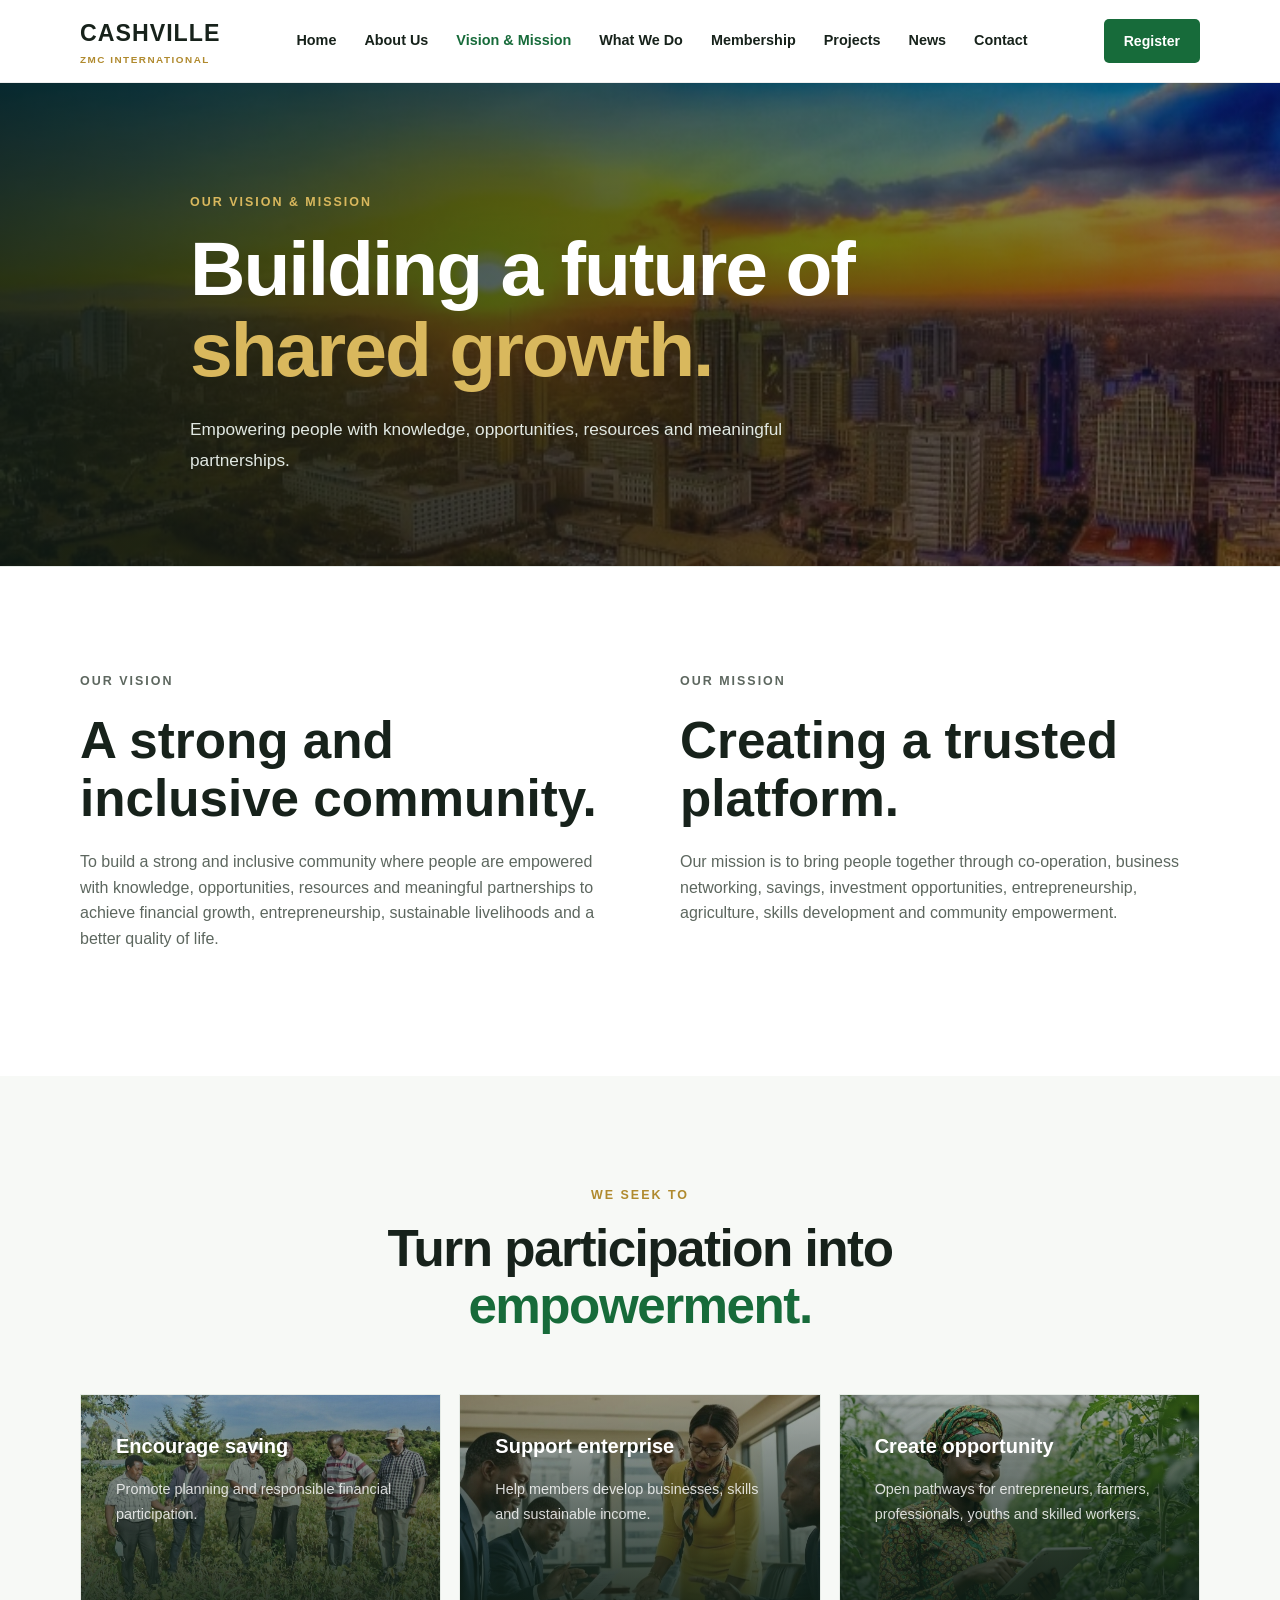
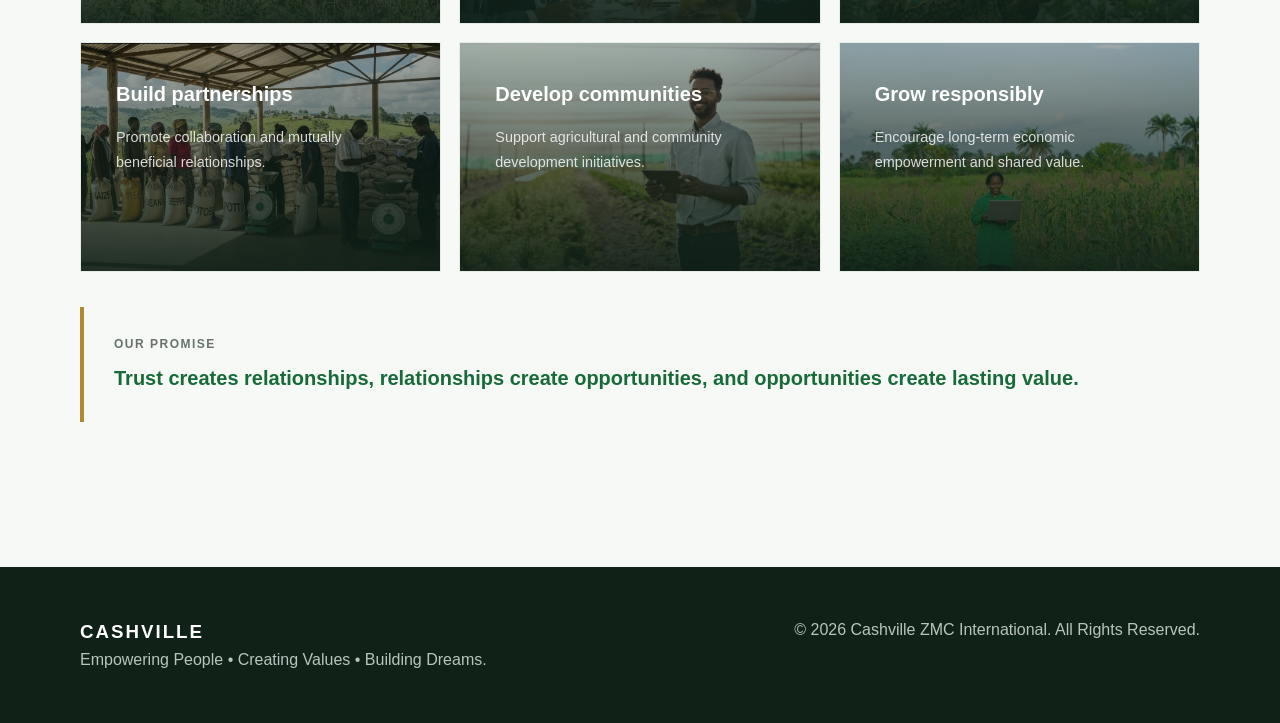
<file: vision-mission.html>
<!DOCTYPE html>
<html lang="en">
<head>
<meta charset="UTF-8"><meta name="viewport" content="width=device-width, initial-scale=1.0">
<title>Vision & Mission | Cashville ZMC International</title>
<meta name="description" content="Cashville ZMC International vision, mission and promise."><link rel="stylesheet" href="css/style.css">
</head>
<body class="page-vision">
<header class="site-header"><div class="container"><a href="index.html" class="logo"><span class="logo-main">CASHVILLE</span><span class="logo-sub">ZMC INTERNATIONAL</span></a><button class="mobile-menu-toggle" type="button" aria-label="Open navigation" aria-expanded="false" aria-controls="main-navigation"><span></span><span></span><span></span></button><nav class="main-nav" id="main-navigation"><a href="index.html">Home</a><a href="about.html">About Us</a><a href="vision-mission.html" class="active">Vision & Mission</a><a href="services.html">What We Do</a><a href="membership.html">Membership</a><a href="projects.html">Projects</a><a href="news.html">News</a><a href="contact.html">Contact</a></nav><a href="registration.html" class="header-button">Register</a></div></header>
<main>
<section class="inner-page-hero"><div class="container"><p class="section-label">OUR VISION & MISSION</p><h1>Building a future of <span>shared growth.</span></h1><p class="inner-page-intro">Empowering people with knowledge, opportunities, resources and meaningful partnerships.</p></div></section>
<section class="content-section"><div class="container prose-grid"><article><p class="section-label">OUR VISION</p><h2>A strong and inclusive community.</h2><p>To build a strong and inclusive community where people are empowered with knowledge, opportunities, resources and meaningful partnerships to achieve financial growth, entrepreneurship, sustainable livelihoods and a better quality of life.</p></article><article><p class="section-label">OUR MISSION</p><h2>Creating a trusted platform.</h2><p>Our mission is to bring people together through co-operation, business networking, savings, investment opportunities, entrepreneurship, agriculture, skills development and community empowerment.</p></article></div></section>
<section class="services-preview"><div class="container"><div class="section-heading-center"><p class="section-label">WE SEEK TO</p><h2>Turn participation into <span>empowerment.</span></h2></div><div class="services-grid compact-grid"><article class="service-card"><h3>Encourage saving</h3><p>Promote planning and responsible financial participation.</p></article><article class="service-card"><h3>Support enterprise</h3><p>Help members develop businesses, skills and sustainable income.</p></article><article class="service-card"><h3>Create opportunity</h3><p>Open pathways for entrepreneurs, farmers, professionals, youths and skilled workers.</p></article><article class="service-card"><h3>Build partnerships</h3><p>Promote collaboration and mutually beneficial relationships.</p></article><article class="service-card"><h3>Develop communities</h3><p>Support agricultural and community development initiatives.</p></article><article class="service-card"><h3>Grow responsibly</h3><p>Encourage long-term economic empowerment and shared value.</p></article></div><div class="about-highlight"><span>OUR PROMISE</span><strong>Trust creates relationships, relationships create opportunities, and opportunities create lasting value.</strong></div></div></section>
</main>
<footer class="site-footer"><div class="container"><div><h3>CASHVILLE</h3><p>Empowering People • Creating Values • Building Dreams.</p></div><p>© 2026 Cashville ZMC International. All Rights Reserved.</p></div></footer><script src="js/scripts.js"></script>
</body></html>
</file>
<file: css/style.css>
/* =========================
   RESET
========================= */

* {
    margin: 0;
    padding: 0;
    box-sizing: border-box;
}

html {
    scroll-behavior: smooth;
}

body {
    font-family: Arial, Helvetica, sans-serif;
    color: #17221b;
    background: #ffffff;
    line-height: 1.6;
}

a {
    text-decoration: none;
    color: inherit;
}


/* =========================
   GLOBAL
========================= */

.container {
    width: min(1120px, 92%);
    margin: 0 auto;
}

.content-section {
    padding: 105px 0;
}

.prose-grid {
    display: grid;
    grid-template-columns: repeat(2, 1fr);
    gap: 80px;
}

.prose-grid h2 {
    font-size: clamp(2rem, 4vw, 3.2rem);
    line-height: 1.12;
    margin-bottom: 22px;
}

.prose-grid h3 {
    margin: 35px 0 15px;
}

.prose-grid p,
.fine-print {
    color: #5d675f;
    margin-bottom: 20px;
}

.compact-grid .service-card {
    min-height: 230px;
}

.section-heading-center {
    max-width: 760px;
    margin: 0 auto 55px;
    text-align: center;
}

.section-heading-center h2 {
    font-size: clamp(2.2rem, 4vw, 3.5rem);
    line-height: 1.1;
}

.section-heading-center h2 span {
    color: #176b3a;
}

.notice-box {
    margin-top: 55px;
    padding: 28px 32px;
    border-left: 4px solid #b08a2e;
    background: #f5f8f4;
}

.notice-box strong {
    display: block;
    color: #176b3a;
    margin-bottom: 8px;
}

.notice-box p {
    color: #5d675f;
    margin: 0;
}

.list,
.steps {
    padding-left: 20px;
    color: #5d675f;
}

.list li,
.steps li {
    margin-bottom: 12px;
}

.steps li strong,
.steps li span {
    display: block;
}

.steps li strong {
    color: #17221b;
}

.steps li span {
    color: #5d675f;
}


/* =========================
   HEADER
========================= */

.site-header {
    background: #ffffff;
    border-bottom: 1px solid #eeeeee;
    position: relative;
    z-index: 10;
}

.site-header .container {
    min-height: 82px;

    display: flex;
    align-items: center;
    justify-content: space-between;
    gap: 30px;
}

.logo {
    display: flex;
    flex-direction: column;
}

.logo-main {
    font-size: 1.45rem;
    font-weight: 800;
    letter-spacing: 1px;
}

.logo-sub {
    font-size: 0.62rem;
    letter-spacing: 1.5px;
    color: #b08a2e;
    font-weight: 700;
}

.main-nav {
    display: flex;
    gap: 28px;
}

.main-nav a {
    font-size: 0.9rem;
    font-weight: 600;
    transition: 0.3s ease;
}

.main-nav a:hover {
    color: #176b3a;
}

.main-nav a.active {
    color: #176b3a;
}

.header-button {
    background: #176b3a;
    color: white;
    padding: 11px 20px;
    border-radius: 5px;
    font-size: 0.88rem;
    font-weight: 700;
}


/* =========================
   HERO
========================= */

.hero {
    min-height: 650px;
    background:
        linear-gradient(
            90deg,
            #f5f8f4 0%,
            #f5f8f4 52%,
            #e7efe7 52%,
            #e7efe7 100%
        );

    display: flex;
    align-items: center;
}

.hero-content {
    display: grid;
    grid-template-columns: 1fr 0.9fr;
    gap: 50px;
    align-items: center;
}

.hero-text {
    padding: 60px 0;
}

.eyebrow {
    color: #b08a2e;
    font-size: 0.78rem;
    font-weight: 800;
    letter-spacing: 2px;
    margin-bottom: 20px;
}

.hero h1 {
    font-size: clamp(3rem, 6vw, 5rem);
    line-height: 1.05;
    letter-spacing: -2px;
    margin-bottom: 25px;
}

.hero h1 span {
    display: block;
    color: #176b3a;
}

.hero-description {
    max-width: 560px;
    font-size: 1.08rem;
    color: #536057;
    margin-bottom: 32px;
}

.hero-buttons {
    display: flex;
    gap: 15px;
    flex-wrap: wrap;
}

.btn {
    display: inline-block;
    padding: 14px 24px;
    border-radius: 5px;
    font-weight: 700;
    transition: 0.3s ease;
}

.btn-primary {
    background: #176b3a;
    color: white;
}

.btn-primary:hover {
    background: #0f4d29;
}

.btn-secondary {
    border: 1px solid #176b3a;
    color: #176b3a;
}

.btn-secondary:hover {
    background: #176b3a;
    color: white;
}

.hero-visual {
    min-height: 480px;
    background:
        linear-gradient(
            rgba(23, 107, 58, 0.08),
            rgba(23, 107, 58, 0.08)
        );
}


/* =========================
   ABOUT PREVIEW
========================= */

.about-preview {
    padding: 100px 0;
}

.section-label {
    color: #b08a2e;
    font-size: 0.78rem;
    font-weight: 800;
    letter-spacing: 2px;
    margin-bottom: 15px;
}

.about-preview h2 {
    max-width: 800px;
    font-size: clamp(2rem, 4vw, 3.2rem);
    line-height: 1.15;
    margin-bottom: 25px;
}

.about-preview p:last-child {
    max-width: 750px;
    color: #5d675f;
    font-size: 1.05rem;
}


/* =========================
   FOOTER
========================= */

.site-footer {
    background: #102118;
    color: white;
    padding: 50px 0;
}

.site-footer .container {
    display: flex;
    justify-content: space-between;
    gap: 30px;
}

.site-footer h3 {
    letter-spacing: 2px;
}

.site-footer p {
    color: #b9c4bd;
}

/* =========================
   CONTACT FORM
========================= */

.contact-form {
    display: grid;
    gap: 15px;
    margin-top: 25px;
}

.contact-form input,
.contact-form select,
.contact-form textarea {
    width: 100%;
    border: 1px solid #dfe7e0;
    border-radius: 5px;
    padding: 13px 15px;
    background: #ffffff;
    color: #17221b;
    font: inherit;
}

.contact-form textarea {
    resize: vertical;
}

.contact-form input:focus,
.contact-form select:focus,
.contact-form textarea:focus {
    outline: 2px solid rgba(23, 107, 58, 0.2);
    border-color: #176b3a;
}


/* =========================
   MOBILE
========================= */

@media (max-width: 800px) {

    .main-nav {
        display: none;
    }

    .main-nav.mobile-open {
        position: absolute;
        top: 82px;
        left: 0;
        right: 0;
        display: flex;
        flex-direction: column;
        gap: 0;
        padding: 12px 4%;
        background: #ffffff;
        border-bottom: 1px solid #eeeeee;
    }

    .main-nav.mobile-open a {
        padding: 10px 0;
    }

    .hero {
        min-height: auto;
    }

    .hero-content {
        grid-template-columns: 1fr;
    }

    .hero-visual {
        min-height: 300px;
    }

    .site-footer .container {
        flex-direction: column;
    }

    .hero-image-wrapper {
        max-width: 100%;
        padding-bottom: 30px;
    }

    .hero-image {
        height: 400px;
    }

    .hero-card {
        left: 15px;
        bottom: 0;
    }
}

/* =========================
   HERO VISUAL
========================= */

.hero-image-wrapper {
    position: relative;
    width: 100%;
    max-width: 500px;
    margin-left: auto;
}

.hero-slideshow {
    position: relative;
    height: 500px;
    overflow: hidden;
    border-radius: 12px;
    box-shadow: 0 25px 60px rgba(0, 0, 0, 0.15);
}

.hero-image {
    position: absolute;
    inset: 0;
    width: 100%;
    height: 100%;
    object-fit: cover;
    display: block;
    opacity: 0;
    transform: scale(1.04);
    transition: opacity 0.9s ease, transform 5s ease;
}

.hero-image.is-visible {
    opacity: 1;
    transform: scale(1);
}

.hero-card {
    position: absolute;
    left: -35px;
    bottom: 35px;

    width: 270px;

    display: flex;
    align-items: center;
    gap: 15px;

    padding: 18px;

    background: white;
    border-radius: 10px;

    box-shadow:
        0 15px 40px rgba(0, 0, 0, 0.12);
}

.hero-card-icon {
    width: 45px;
    height: 45px;

    display: flex;
    align-items: center;
    justify-content: center;

    border-radius: 50%;

    background: #176b3a;
    color: white;

    font-size: 1.3rem;
    font-weight: bold;
}

.hero-card strong {
    display: block;
    font-size: 0.95rem;
    margin-bottom: 3px;
}

.hero-card p {
    color: #69736d;
    font-size: 0.75rem;
    line-height: 1.4;
}

/* =========================
   ABOUT SECTION
========================= */

.about-preview {
    padding: 110px 0;
}

.about-grid {
    display: grid;
    grid-template-columns: 0.85fr 1.15fr;
    gap: 90px;
    align-items: start;
}

.about-heading h2 {
    font-size: clamp(2.2rem, 4vw, 3.5rem);
    line-height: 1.1;
}

.about-heading h2 span {
    color: #176b3a;
}

.about-content {
    max-width: 650px;
}

.about-content p {
    color: #5d675f;
    margin-bottom: 20px;
}

.about-content .about-lead {
    color: #26352c;
    font-size: 1.2rem;
    font-weight: 500;
}

.about-highlight {
    margin: 35px 0;
    padding: 25px 30px;

    border-left: 4px solid #b08a2e;
    background: #f5f8f4;
}

.about-highlight span {
    display: block;
    color: #b08a2e;
    font-size: 0.75rem;
    font-weight: 800;
    letter-spacing: 1.5px;
    text-transform: uppercase;
    margin-bottom: 5px;
}

.about-highlight strong {
    font-size: 1.3rem;
    color: #176b3a;
}

.text-link {
    color: #176b3a;
    font-weight: 700;
}

@media (max-width: 800px) {

    .about-grid {
        grid-template-columns: 1fr;
        gap: 35px;
    }

}

/* =========================
   MISSION SECTION
========================= */

.mission-section {
    padding: 110px 0;
    background: #102118;
    color: white;
}

.mission-intro {
    max-width: 750px;
    margin-bottom: 60px;
}

.mission-intro .section-label {
    color: #d0a84b;
}

.mission-intro h2 {
    font-size: clamp(2.3rem, 4vw, 3.7rem);
    line-height: 1.1;
    margin-bottom: 25px;
}

.mission-intro h2 span {
    color: #d0a84b;
}

.mission-intro > p:last-child {
    color: #b9c4bd;
    font-size: 1.05rem;
    max-width: 650px;
}


.mission-grid {
    display: grid;
    grid-template-columns: repeat(4, 1fr);
    gap: 1px;
    background: rgba(255, 255, 255, 0.15);
}


.mission-card {
    padding: 35px 28px;
    background: #102118;
    min-height: 260px;
}


.mission-number {
    color: #d0a84b;
    font-size: 0.8rem;
    font-weight: 800;
    letter-spacing: 1px;
    margin-bottom: 45px;
}


.mission-card h3 {
    font-size: 1.2rem;
    margin-bottom: 15px;
}


.mission-card p {
    color: #aebbb2;
    font-size: 0.9rem;
}


/* =========================
   MISSION MOBILE
========================= */

@media (max-width: 900px) {

    .mission-grid {
        grid-template-columns: repeat(2, 1fr);
    }

}


@media (max-width: 600px) {

    .mission-grid {
        grid-template-columns: 1fr;
    }

    .mission-card {
        min-height: auto;
    }

}

/* =========================
   SERVICES SECTION
========================= */

.services-preview {
    padding: 110px 0;
    background: #f7f9f6;
}


.services-header {
    display: grid;
    grid-template-columns: 1fr 0.65fr;
    gap: 80px;
    align-items: end;
    margin-bottom: 60px;
}


.services-header h2 {
    font-size: clamp(2.3rem, 4vw, 3.7rem);
    line-height: 1.1;
}


.services-header h2 span {
    color: #176b3a;
}


.services-header > p {
    color: #667169;
    font-size: 1rem;
    line-height: 1.8;
}


.services-grid {
    display: grid;
    grid-template-columns: repeat(3, 1fr);
    gap: 18px;
}


.service-card {
    background: white;
    padding: 35px;
    min-height: 300px;

    border: 1px solid #e6ebe6;

    display: flex;
    flex-direction: column;

    transition:
        transform 0.3s ease,
        box-shadow 0.3s ease;
}


.service-card:hover {
    transform: translateY(-6px);

    box-shadow:
        0 18px 40px rgba(0, 0, 0, 0.08);
}


.service-icon {
    color: #b08a2e;
    font-size: 0.8rem;
    font-weight: 800;
    letter-spacing: 1px;

    margin-bottom: 55px;
}


.service-card h3 {
    font-size: 1.25rem;
    margin-bottom: 15px;
}


.service-card p {
    color: #69736d;
    font-size: 0.9rem;
    line-height: 1.7;
}


.service-card a {
    margin-top: auto;
    padding-top: 25px;

    color: #176b3a;
    font-size: 0.85rem;
    font-weight: 800;
}


/* =========================
   SERVICES RESPONSIVE
========================= */

@media (max-width: 900px) {

    .services-header {
        grid-template-columns: 1fr;
        gap: 25px;
    }

    .services-grid {
        grid-template-columns: repeat(2, 1fr);
    }

}


@media (max-width: 600px) {

    .services-grid {
        grid-template-columns: 1fr;
    }

    .service-card {
        min-height: 260px;
    }

}

/* =========================
   OPPORTUNITIES
========================= */

.opportunities-section {
    padding: 110px 0;
    background: #ffffff;
}


.opportunities-heading {
    display: grid;
    grid-template-columns: 1fr 0.65fr;
    gap: 80px;
    align-items: end;

    margin-bottom: 60px;
}


.opportunities-heading h2 {
    font-size: clamp(2.3rem, 4vw, 3.7rem);
    line-height: 1.1;
}


.opportunities-heading h2 span {
    color: #176b3a;
}


.opportunities-heading > p {
    color: #667169;
    line-height: 1.8;
}


/* =========================
   OPPORTUNITY LAYOUT
========================= */

.opportunities-layout {
    display: grid;
    grid-template-columns: 0.9fr 1.1fr;
    gap: 20px;
}


/* =========================
   FEATURE
========================= */

.opportunity-feature {
    min-height: 600px;

    position: relative;

    background:
        linear-gradient(
            135deg,
            #176b3a,
            #102118
        );

    overflow: hidden;

    display: flex;
    align-items: flex-end;
}


.opportunity-feature::before {
    content: "";

    position: absolute;

    width: 400px;
    height: 400px;

    border-radius: 50%;

    background: rgba(208, 168, 75, 0.12);

    top: -100px;
    right: -100px;
}


.opportunity-overlay {
    position: absolute;
    inset: 0;

    background:
        linear-gradient(
            to top,
            rgba(16, 33, 24, 0.95),
            rgba(16, 33, 24, 0.1)
        );
}


.opportunity-content {
    position: relative;
    z-index: 2;

    padding: 45px;

    color: white;
}


.opportunity-tag {
    display: inline-block;

    color: #d0a84b;

    font-size: 0.7rem;
    font-weight: 800;
    letter-spacing: 2px;

    margin-bottom: 20px;
}


.opportunity-content h3 {
    max-width: 500px;

    font-size: clamp(2rem, 4vw, 3rem);
    line-height: 1.1;

    margin-bottom: 20px;
}


.opportunity-content p {
    max-width: 480px;

    color: #c1cbc4;

    margin-bottom: 30px;
}


.opportunity-button {
    display: inline-block;

    padding: 13px 20px;

    border: 1px solid rgba(255, 255, 255, 0.4);

    color: white;

    font-size: 0.85rem;
    font-weight: 700;

    transition: 0.3s ease;
}


.opportunity-button:hover {
    background: white;
    color: #176b3a;
}


/* =========================
   OPPORTUNITY LIST
========================= */

.opportunity-list {
    border-top: 1px solid #e5e9e5;
}


.opportunity-item {
    display: grid;
    grid-template-columns: 55px 1fr;

    gap: 20px;

    padding: 28px 20px;

    border-bottom: 1px solid #e5e9e5;

    transition: 0.3s ease;
}


.opportunity-item:hover {
    padding-left: 30px;
    background: #f7f9f6;
}


.opportunity-number {
    color: #b08a2e;

    font-size: 0.78rem;
    font-weight: 800;

    padding-top: 3px;
}


.opportunity-item h3 {
    font-size: 1.1rem;

    margin-bottom: 7px;
}


.opportunity-item p {
    color: #6b756e;

    font-size: 0.88rem;

    max-width: 500px;
}


/* =========================
   OPPORTUNITIES RESPONSIVE
========================= */

@media (max-width: 900px) {

    .opportunities-heading {
        grid-template-columns: 1fr;
        gap: 25px;
    }

    .opportunities-layout {
        grid-template-columns: 1fr;
    }

    .opportunity-feature {
        min-height: 500px;
    }

}


@media (max-width: 600px) {

    .opportunity-content {
        padding: 30px;
    }

    .opportunity-feature {
        min-height: 450px;
    }

    .opportunity-item {
        grid-template-columns: 40px 1fr;
        gap: 12px;
    }

}

/* =========================
   MEMBERSHIP
========================= */

.membership-section {
    padding: 110px 0;
    background: #f7f9f6;
}


.membership-container {
    display: grid;
    grid-template-columns: 0.9fr 1.1fr;
    gap: 100px;
    align-items: center;
}


.membership-content h2 {
    font-size: clamp(2.3rem, 4vw, 3.6rem);
    line-height: 1.1;
    margin-bottom: 25px;
}


.membership-content h2 span {
    color: #176b3a;
}


.membership-content p:not(.section-label) {
    color: #657069;
    margin-bottom: 18px;
    max-width: 560px;
}


.membership-content .btn {
    margin-top: 15px;
}


/* =========================
   BENEFITS
========================= */

.membership-benefits {
    background: white;
    border: 1px solid #e4e9e4;
}


.benefit-item {
    display: grid;
    grid-template-columns: 50px 1fr;
    gap: 20px;

    padding: 28px 30px;

    border-bottom: 1px solid #e5e9e5;
}


.benefit-item:last-child {
    border-bottom: none;
}


.benefit-item > span {
    color: #b08a2e;
    font-size: 0.78rem;
    font-weight: 800;
}


.benefit-item h3 {
    font-size: 1.05rem;
    margin-bottom: 6px;
}


.benefit-item p {
    color: #69736d;
    font-size: 0.86rem;
}


/* =========================
   MEMBERSHIP RESPONSIVE
========================= */

@media (max-width: 900px) {

    .membership-container {
        grid-template-columns: 1fr;
        gap: 50px;
    }

}


@media (max-width: 600px) {

    .benefit-item {
        padding: 24px 20px;
    }

}

/* =========================
   WHY JOIN
========================= */

.why-section {
    padding: 110px 0;
    background: #ffffff;
}


.why-heading {
    max-width: 800px;
    margin-bottom: 65px;
}


.why-heading h2 {
    font-size: clamp(2.3rem, 4vw, 3.7rem);
    line-height: 1.1;
    margin-bottom: 25px;
}


.why-heading h2 span {
    color: #176b3a;
}


.why-heading > p:last-child {
    max-width: 650px;
    color: #68736b;
    line-height: 1.8;
}


/* =========================
   WHY GRID
========================= */

.why-grid {
    display: grid;
    grid-template-columns: repeat(3, 1fr);
    border-top: 1px solid #e4e9e4;
    border-left: 1px solid #e4e9e4;
}


.why-card {
    padding: 35px;

    min-height: 240px;

    border-right: 1px solid #e4e9e4;
    border-bottom: 1px solid #e4e9e4;

    transition: 0.3s ease;
}


.why-card:hover {
    background: #f7f9f6;
}


.why-icon {
    display: block;

    color: #b08a2e;

    font-size: 0.78rem;
    font-weight: 800;

    margin-bottom: 45px;
}


.why-card h3 {
    font-size: 1.15rem;
    margin-bottom: 10px;
}


.why-card p {
    color: #69736d;
    font-size: 0.88rem;
    line-height: 1.7;
}


/* =========================
   WHY RESPONSIVE
========================= */

@media (max-width: 800px) {

    .why-grid {
        grid-template-columns: repeat(2, 1fr);
    }

}


@media (max-width: 550px) {

    .why-grid {
        grid-template-columns: 1fr;
    }

}

/* =========================
   PROJECTS
========================= */

.projects-section {
    padding: 110px 0;
    background: #f7f9f6;
}


.projects-heading {
    display: grid;
    grid-template-columns: 1fr 0.65fr;
    gap: 80px;
    align-items: end;

    margin-bottom: 60px;
}


.projects-heading h2 {
    font-size: clamp(2.3rem, 4vw, 3.7rem);
    line-height: 1.1;
}


.projects-heading h2 span {
    display: block;
    color: #176b3a;
}


.projects-heading > p {
    color: #68736b;
    line-height: 1.8;
}


/* =========================
   PROJECT GRID
========================= */

.projects-grid {
    display: grid;
    grid-template-columns: 1.2fr 1fr 1fr;
    gap: 18px;
}


.project-card {
    background: white;
    border: 1px solid #e4e9e4;

    overflow: hidden;

    transition: 0.3s ease;
}


.project-card:hover {
    transform: translateY(-6px);

    box-shadow:
        0 18px 40px rgba(0, 0, 0, 0.08);
}


/* =========================
   PROJECT VISUALS
========================= */

.project-image {
    height: 280px;

    position: relative;

    display: flex;
    align-items: flex-end;

    padding: 25px;

    overflow: hidden;
}


.project-image::before {
    content: "";

    position: absolute;
    inset: 0;

    background:
        linear-gradient(
            to top,
            rgba(16, 33, 24, 0.75),
            transparent
        );
}


.project-image span {
    position: relative;
    z-index: 2;

    color: white;

    font-size: 0.75rem;
    font-weight: 800;

    letter-spacing: 1.5px;
    text-transform: uppercase;
}


/*
   Temporary visual backgrounds.

   These can later be replaced with
   the client's actual project images.
*/

.project-agriculture {
    background:
        linear-gradient(
            135deg,
            #52734f,
            #1e432d
        );
}


.project-business {
    background:
        linear-gradient(
            135deg,
            #7b6844,
            #3d3424
        );
}


.project-partnership {
    background:
        linear-gradient(
            135deg,
            #49696a,
            #203b3d
        );
}


/* =========================
   PROJECT CONTENT
========================= */

.project-content {
    padding: 30px;
}


.project-category {
    color: #b08a2e;

    font-size: 0.68rem;
    font-weight: 800;

    letter-spacing: 1.5px;

    margin-bottom: 12px;
}


.project-content h3 {
    font-size: 1.35rem;
    line-height: 1.2;

    margin-bottom: 15px;
}


.project-content p:not(.project-category) {
    color: #69736d;

    font-size: 0.88rem;
    line-height: 1.7;

    margin-bottom: 25px;
}


.project-content a {
    color: #176b3a;

    font-size: 0.85rem;
    font-weight: 800;
}


/* =========================
   PROJECT NOTE
========================= */

.projects-note {
    margin-top: 30px;

    padding: 20px 25px;

    border-left: 3px solid #b08a2e;

    background: white;
}


.projects-note p {
    color: #68736b;
    font-size: 0.85rem;
}


.projects-note strong {
    color: #176b3a;
}


/* =========================
   PROJECT RESPONSIVE
========================= */

@media (max-width: 900px) {

    .projects-heading {
        grid-template-columns: 1fr;
        gap: 25px;
    }

    .projects-grid {
        grid-template-columns: 1fr 1fr;
    }

    .project-featured {
        grid-column: span 2;
    }

}


@media (max-width: 600px) {

    .projects-grid {
        grid-template-columns: 1fr;
    }

    .project-featured {
        grid-column: span 1;
    }

    .project-image {
        height: 240px;
    }

}

/* =========================
   FINAL CTA
========================= */

.final-cta {
    padding: 120px 0;

    background:
        linear-gradient(
            135deg,
            #176b3a,
            #102118
        );

    text-align: center;

    color: white;
}


.final-cta .container {
    max-width: 850px;
}


.final-cta .section-label {
    color: #d0a84b;
}


.final-cta h2 {
    font-size: clamp(2.5rem, 5vw, 4.5rem);
    line-height: 1.05;

    margin-bottom: 25px;
}


.final-cta h2 span {
    color: #d0a84b;
}


.final-cta > .container > p:not(.section-label) {
    max-width: 680px;

    margin: 0 auto 35px;

    color: #c2ccc5;
    line-height: 1.8;
}


.cta-buttons {
    display: flex;
    justify-content: center;
    gap: 15px;
    flex-wrap: wrap;
}


.btn-outline-light {
    border: 1px solid rgba(255, 255, 255, 0.5);
    color: white;
}


.btn-outline-light:hover {
    background: white;
    color: #176b3a;
}


@media (max-width: 600px) {

    .final-cta {
        padding: 90px 20px;
    }

}

/* ================================
   MOBILE NAVIGATION
================================ */

.mobile-menu-toggle {
    display: none;
    width: 44px;
    height: 44px;
    border: none;
    background: transparent;
    padding: 8px;
    cursor: pointer;
    flex-direction: column;
    justify-content: center;
    gap: 5px;
}

.mobile-menu-toggle span {
    display: block;
    width: 26px;
    height: 2px;
    background: #102118;
    transition: all 0.3s ease;
}

/* Mobile navigation */
@media (max-width: 800px) {

    .site-header .container {
        position: relative;
    }

    .mobile-menu-toggle {
        display: flex;
        margin-left: auto;
        margin-right: 12px;
    }

    .main-nav {
        position: absolute;
        top: calc(100% + 1px);
        left: 0;
        right: 0;

        display: flex;
        flex-direction: column;

        background: #ffffff;
        border-top: 1px solid #e5e9e6;
        box-shadow: 0 12px 30px rgba(16, 33, 24, 0.12);

        padding: 12px 20px;

        opacity: 0;
        visibility: hidden;
        transform: translateY(-10px);

        transition:
            opacity 0.25s ease,
            transform 0.25s ease,
            visibility 0.25s ease;

        z-index: 1000;
    }

    .main-nav.mobile-open {
        opacity: 1;
        visibility: visible;
        transform: translateY(0);
    }

    .main-nav a {
        padding: 14px 8px;
        width: 100%;
        border-bottom: 1px solid #edf0ed;
    }

    .main-nav a:last-child {
        border-bottom: none;
    }

    .header-button {
        display: none;
    }

    /* Hamburger animation */

    .mobile-menu-toggle.active span:nth-child(1) {
        transform: translateY(7px) rotate(45deg);
    }

    .mobile-menu-toggle.active span:nth-child(2) {
        opacity: 0;
    }

    .mobile-menu-toggle.active span:nth-child(3) {
        transform: translateY(-7px) rotate(-45deg);
    }
}

/* ================================
ABOUT PAGE
================================ */

.inner-page-hero {
background: #f7f9f6;
padding: 110px 0 90px;
border-bottom: 1px solid #e7ebe8;
}

.inner-page-hero .container {
max-width: 900px;
}

.inner-page-hero h1 {
max-width: 850px;
margin: 15px 0 25px;
font-size: clamp(2.7rem, 6vw, 5rem);
line-height: 1.05;
letter-spacing: -2px;
}

.inner-page-hero h1 span {
color: #176b3a;
}

.inner-page-intro {
max-width: 680px;
color: #69736d;
font-size: 1.08rem;
line-height: 1.8;
}

/* ================================
   PAGE-SPECIFIC IMAGE TREATMENTS
================================ */

.page-about .inner-page-hero,
.page-services .inner-page-hero,
.page-membership .inner-page-hero,
.page-projects .inner-page-hero,
.page-news .inner-page-hero,
.page-contact .inner-page-hero,
.page-business-club .inner-page-hero,
.page-investment .inner-page-hero,
.page-registration .inner-page-hero {
    position: relative;
    isolation: isolate;
    background-position: center;
    background-size: cover;
}

.page-about .inner-page-hero {
    background-image: url("../images/image7.png");
}

.page-services .inner-page-hero,
.page-business-club .inner-page-hero {
    background-image: url("../images/image5.png");
}

.page-membership .inner-page-hero {
    background-image: url("../images/image2.png");
}

.page-projects .inner-page-hero {
    background-image: url("../images/image8.png");
}

.page-news .inner-page-hero {
    background-image: url("../images/image6.png");
}

.page-contact .inner-page-hero {
    background-image: url("../images/image10.png");
}

.page-investment .inner-page-hero,
.page-registration .inner-page-hero {
    background-image: url("../images/image5.png");
}

.page-about .inner-page-hero::before,
.page-services .inner-page-hero::before,
.page-membership .inner-page-hero::before,
.page-projects .inner-page-hero::before,
.page-news .inner-page-hero::before,
.page-contact .inner-page-hero::before,
.page-business-club .inner-page-hero::before,
.page-investment .inner-page-hero::before,
.page-registration .inner-page-hero::before {
    content: "";
    position: absolute;
    inset: 0;
    z-index: -1;
    background: linear-gradient(90deg, rgba(247, 249, 246, 0.96), rgba(247, 249, 246, 0.68) 58%, rgba(247, 249, 246, 0.18));
}

.page-vision .inner-page-hero {
    position: relative;
    isolation: isolate;
    color: #ffffff;
    background: url("../images/image9.png") center / cover;
}

.page-vision .inner-page-hero::before {
    content: "";
    position: absolute;
    inset: 0;
    z-index: -1;
    background: linear-gradient(90deg, rgba(10, 27, 21, 0.86), rgba(10, 27, 21, 0.45));
}

.page-vision .inner-page-hero .section-label {
    color: #d9b85d;
}

.page-vision .inner-page-hero h1 span {
    color: #d9b85d;
}

.page-vision .inner-page-intro {
    color: #e1e8e2;
}

.page-contact .inner-page-hero::before {
    background: linear-gradient(90deg, rgba(247, 249, 246, 0.98), rgba(247, 249, 246, 0.82) 50%, rgba(247, 249, 246, 0.34));
}

/* WHO WE ARE */

.about-main-section {
padding: 110px 0;
background: #ffffff;
}

.about-main-grid {
display: grid;
grid-template-columns: 0.85fr 1.15fr;
gap: 80px;
align-items: start;
}

.about-main-heading h2 {
margin-top: 15px;
font-size: clamp(2.2rem, 4vw, 3.6rem);
line-height: 1.1;
letter-spacing: -1.5px;
}

.about-main-heading h2 span {
color: #176b3a;
}

.about-main-content {
color: #69736d;
font-size: 1rem;
line-height: 1.85;
}

.about-main-content p {
margin-bottom: 22px;
}

.about-main-content .about-lead {
color: #102118;
font-size: 1.2rem;
line-height: 1.7;
font-weight: 500;
}

.about-highlight {
margin-top: 35px;
padding: 28px 30px;
border-left: 4px solid #b08a2e;
background: #f7f9f6;
}

.about-highlight span {
display: block;
margin-bottom: 8px;
color: #69736d;
font-size: 0.75rem;
font-weight: 700;
letter-spacing: 1.5px;
}

.about-highlight strong {
color: #176b3a;
font-size: 1.25rem;
}

/* VISION / VALUES */

.about-values-section {
padding: 110px 0;
background: #f7f9f6;
}

.section-heading-center {
max-width: 760px;
margin: 0 auto 60px;
text-align: center;
}

.section-heading-center h2 {
margin: 15px 0 20px;
font-size: clamp(2.2rem, 4vw, 3.5rem);
line-height: 1.1;
letter-spacing: -1.5px;
}

.section-heading-center h2 span {
color: #176b3a;
}

.section-heading-center > p:last-child {
color: #69736d;
line-height: 1.8;
}

.about-values-grid {
display: grid;
grid-template-columns: repeat(4, 1fr);
gap: 20px;
}

.about-value-card {
position: relative;
padding: 35px 28px;
background: #ffffff;
border: 1px solid #e4e9e5;
min-height: 250px;
transition: transform 0.25s ease, box-shadow 0.25s ease;
}

.about-value-card:hover {
transform: translateY(-5px);
box-shadow: 0 15px 35px rgba(16, 33, 24, 0.08);
}

.value-number {
display: block;
margin-bottom: 45px;
color: #b08a2e;
font-size: 0.8rem;
font-weight: 700;
letter-spacing: 1px;
}

.about-value-card h3 {
margin-bottom: 12px;
color: #102118;
font-size: 1.35rem;
}

.about-value-card p {
color: #69736d;
font-size: 0.95rem;
line-height: 1.7;
}

/* CLOSING SECTION */

.about-closing-section {
padding: 110px 0;
background: #102118;
}

.about-closing {
max-width: 800px;
}

.about-closing .section-label {
color: #d0a84b;
}

.about-closing h2 {
margin: 15px 0 25px;
color: #ffffff;
font-size: clamp(2.4rem, 5vw, 4.2rem);
line-height: 1.08;
letter-spacing: -1.5px;
}

.about-closing h2 span {
color: #d0a84b;
}

.about-closing > p:not(.section-label) {
max-width: 650px;
margin-bottom: 35px;
color: #c4cec7;
line-height: 1.8;
}

/* ABOUT PAGE MOBILE */

@media (max-width: 900px) {

.about-main-grid {
    grid-template-columns: 1fr;
    gap: 45px;
}

.about-values-grid {
    grid-template-columns: repeat(2, 1fr);
}

}

@media (max-width: 600px) {

.inner-page-hero {
    padding: 80px 0 65px;
}

.inner-page-hero h1 {
    letter-spacing: -1px;
}

.about-main-section,
.about-values-section,
.about-closing-section {
    padding: 75px 0;
}

.about-values-grid {
    grid-template-columns: 1fr;
}

.about-value-card {
    min-height: auto;
}

}

@media (max-width: 800px) {
    .prose-grid {
        grid-template-columns: 1fr;
        gap: 45px;
    }
}

/* ================================
   CARD IMAGE TREATMENT
================================ */

.service-card,
.mission-card,
.why-card,
.about-value-card {
    position: relative;
    overflow: hidden;
    isolation: isolate;
}

.service-card::before,
.mission-card::before,
.why-card::before,
.about-value-card::before {
    content: "";
    position: absolute;
    inset: 0;
    z-index: 0;
    background-position: center;
    background-size: cover;
    background-image: var(--card-image, url("../images/network.svg"));
    filter: saturate(0.82);
}

.service-card::after,
.mission-card::after,
.why-card::after,
.about-value-card::after {
    content: "";
    position: absolute;
    inset: 0;
    z-index: 0;
    background: linear-gradient(to bottom, rgba(16, 33, 24, 0.36), rgba(16, 33, 24, 0.92));
}

.service-card > *,
.mission-card > *,
.why-card > *,
.about-value-card > * {
    position: relative;
    z-index: 1;
}

.service-card h3,
.mission-card h3,
.why-card h3,
.about-value-card h3 {
    margin-top: 0;
    color: #ffffff;
}

.service-card .service-icon,
.mission-card .mission-number,
.why-card .why-icon,
.about-value-card .value-number {
    margin-top: 0;
    margin-bottom: 18px;
    color: #d9b85d;
}

.mission-card {
    background: #102118;
}

.mission-card h3,
.mission-card p {
    position: relative;
}

.mission-card h3 {
    margin-top: 0;
}

.mission-card::after {
    background: linear-gradient(to bottom, rgba(16, 33, 24, 0.35), rgba(16, 33, 24, 0.95));
}

.mission-card p,
.why-card p,
.about-value-card p,
.service-card p {
    color: rgba(255, 255, 255, 0.82);
}

.service-card a {
    color: #e0c36c;
}

.benefit-item {
    position: relative;
    overflow: hidden;
    background-image: linear-gradient(to right, rgba(255, 255, 255, 0.97) 0%, rgba(255, 255, 255, 0.91) 65%, rgba(255, 255, 255, 0.56)), url("../images/image2.png");
    background-position: center;
    background-size: cover;
}

.benefit-item:nth-child(2n) {
    background-image: linear-gradient(to right, rgba(255, 255, 255, 0.97) 0%, rgba(255, 255, 255, 0.91) 65%, rgba(255, 255, 255, 0.56)), url("../images/image3.png");
}

.benefit-item > * {
    position: relative;
}

.project-agriculture,
.project-business,
.project-partnership {
    background-position: center;
    background-size: cover;
}

.project-agriculture {
    background-image: var(--project-image), url("../images/agriculture.svg");
}

.project-business {
    background-image: var(--project-image), url("../images/growth.svg");
}

.project-partnership {
    background-image: var(--project-image), url("../images/network.svg");
}

.page-about .about-value-card:nth-child(1)::before { background-image: url("../images/25.png"); }
.page-about .about-value-card:nth-child(2)::before { background-image: url("../images/26.png"); }
.page-about .about-value-card:nth-child(3)::before { background-image: url("../images/27.png"); }
.page-about .about-value-card:nth-child(4)::before { background-image: url("../images/agriculture.svg"); }

.page-business-club .service-card:nth-child(1)::before { background-image: url("../images/network.svg"); }
.page-business-club .service-card:nth-child(2)::before { background-image: url("../images/savings.svg"); }
.page-business-club .service-card:nth-child(3)::before { background-image: url("../images/skills.svg"); }
.page-business-club .service-card:nth-child(4)::before { background-image: url("../images/growth.svg"); }
.page-business-club .service-card:nth-child(5)::before { background-image: url("../images/community.svg"); }
.page-business-club .service-card:nth-child(6)::before { background-image: url("../images/agriculture.svg"); }

.page-investment .service-card:nth-child(1)::before { background-image: url("../images/image1.png"); }
.page-investment .service-card:nth-child(2)::before { background-image: url("../images/image2.png"); }
.page-investment .service-card:nth-child(3)::before { background-image: url("../images/image3.png"); }
.page-investment .service-card:nth-child(4)::before { background-image: url("../images/image4.png"); }
.page-investment .service-card:nth-child(5)::before { background-image: url("../images/image5.png"); }
.page-investment .service-card:nth-child(6)::before { background-image: url("../images/image6.png"); }
.page-investment .service-card:nth-child(7)::before { background-image: url("../images/image7.png"); }
.page-investment .service-card:nth-child(8)::before { background-image: url("../images/image8.png"); }

.page-membership .service-card:nth-child(1)::before { background-image: url("../images/image9.png"); }
.page-membership .service-card:nth-child(2)::before { background-image: url("../images/image10.png"); }
.page-membership .why-card:nth-child(1)::before { background-image: url("../images/network.svg"); }
.page-membership .why-card:nth-child(2)::before { background-image: url("../images/savings.svg"); }
.page-membership .why-card:nth-child(3)::before { background-image: url("../images/skills.svg"); }
.page-membership .why-card:nth-child(4)::before { background-image: url("../images/growth.svg"); }

.page-news .service-card:nth-child(1)::before { background-image: url("../images/11.png"); }
.page-news .service-card:nth-child(2)::before { background-image: url("../images/12.png"); }
.page-news .service-card:nth-child(3)::before { background-image: url("../images/13.png"); }
.page-news .service-card:nth-child(4)::before { background-image: url("../images/14.png"); }
.page-news .service-card:nth-child(5)::before { background-image: url("../images/15.png"); }
.page-news .service-card:nth-child(6)::before { background-image: url("../images/16.png"); }

.page-projects .service-card:nth-child(1)::before { background-image: url("../images/17.png"); }
.page-projects .service-card:nth-child(2)::before { background-image: url("../images/18.png"); }
.page-projects .service-card:nth-child(3)::before { background-image: url("../images/19.png"); }
.page-projects .service-card:nth-child(4)::before { background-image: url("../images/20.png"); }
.page-projects .service-card:nth-child(5)::before { background-image: url("../images/21.png"); }
.page-projects .service-card:nth-child(6)::before { background-image: url("../images/22.png"); }

.page-services .service-card:nth-child(1)::before { background-image: url("../images/23.png"); }
.page-services .service-card:nth-child(2)::before { background-image: url("../images/24.png"); }
.page-services .service-card:nth-child(3)::before { background-image: url("../images/25.png"); }
.page-services .service-card:nth-child(4)::before { background-image: url("../images/26.png"); }
.page-services .service-card:nth-child(5)::before { background-image: url("../images/27.png"); }
.page-services .service-card:nth-child(6)::before { background-image: url("../images/agriculture.svg"); }

.page-vision .service-card:nth-child(1)::before { background-image: url("../images/image1.png"); }
.page-vision .service-card:nth-child(2)::before { background-image: url("../images/image2.png"); }
.page-vision .service-card:nth-child(3)::before { background-image: url("../images/image3.png"); }
.page-vision .service-card:nth-child(4)::before { background-image: url("../images/image4.png"); }
.page-vision .service-card:nth-child(5)::before { background-image: url("../images/image5.png"); }
.page-vision .service-card:nth-child(6)::before { background-image: url("../images/image6.png"); }

@media (max-width: 600px) {
    .service-card,
    .mission-card,
    .why-card,
    .about-value-card {
        padding-top: 26px;
    }

    .service-card h3,
    .mission-card h3,
    .why-card h3,
    .about-value-card h3 {
        margin-top: 0;
    }
}
</file>
